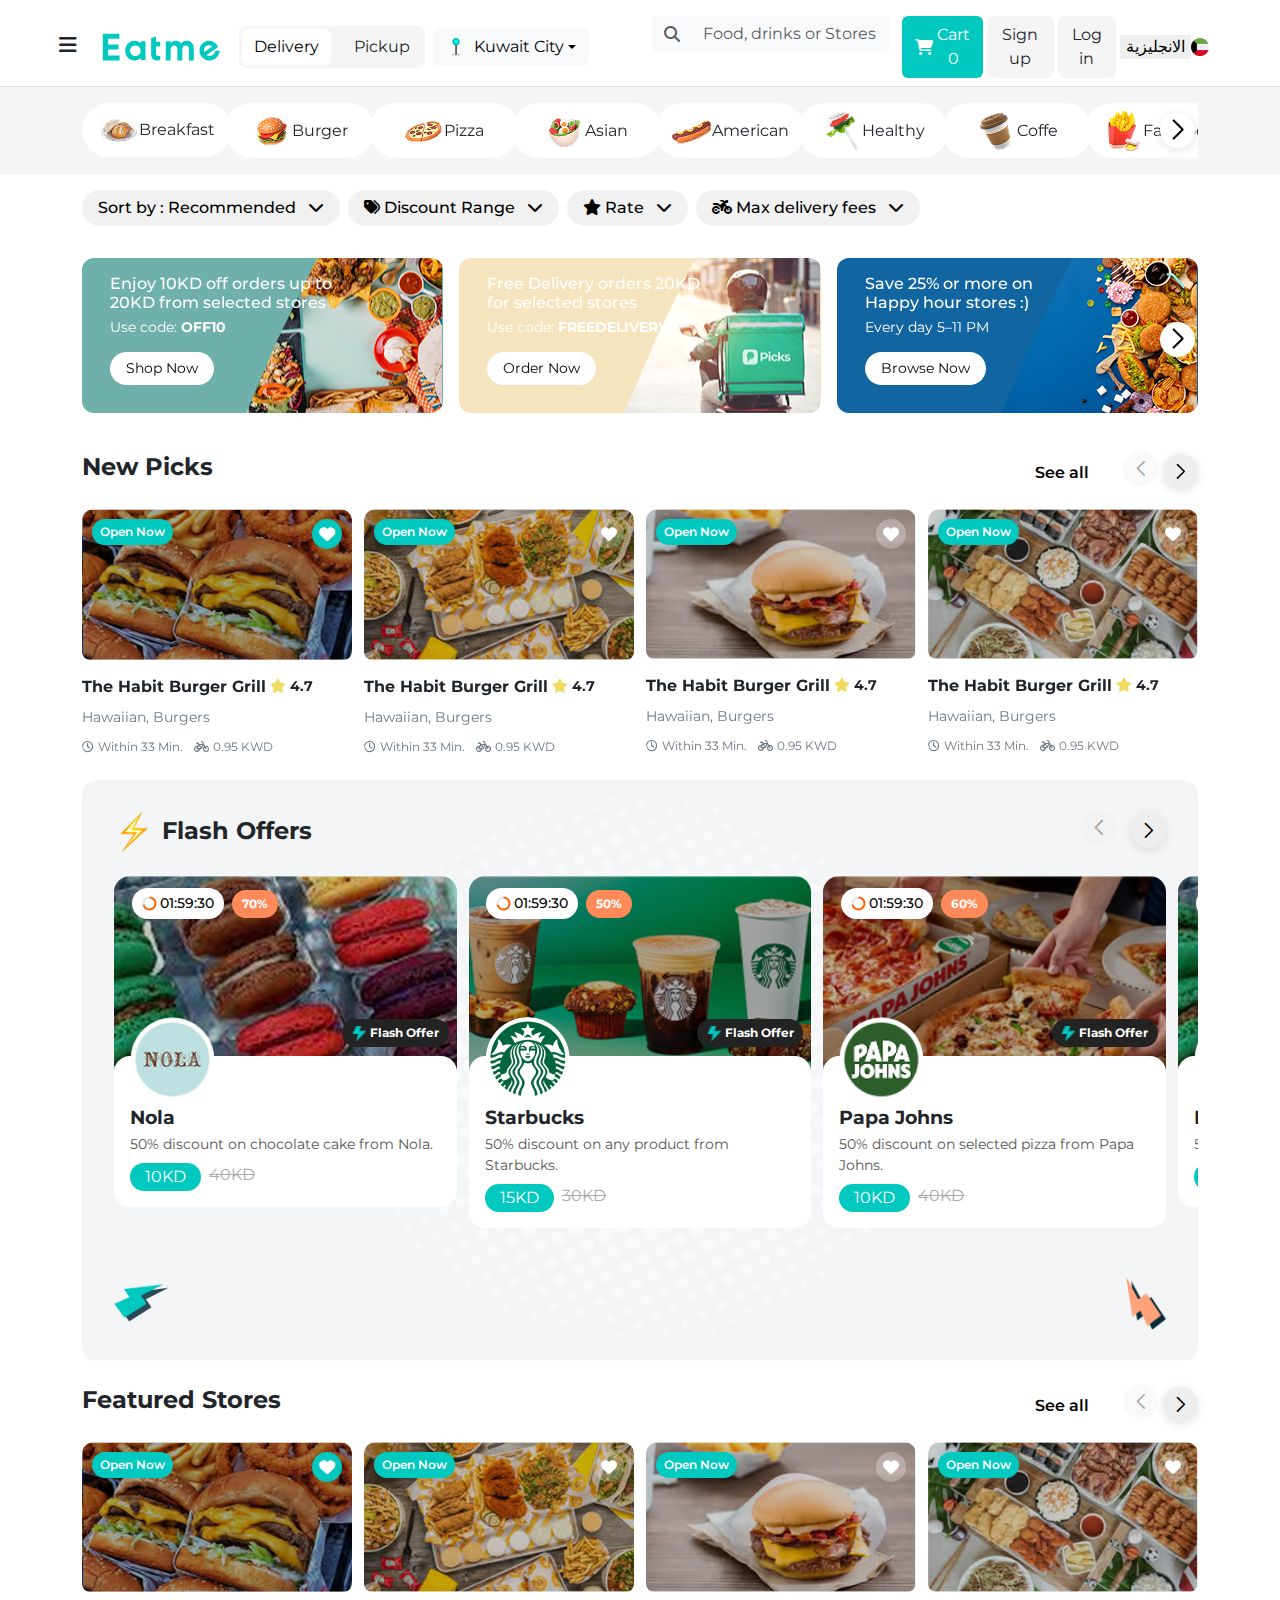
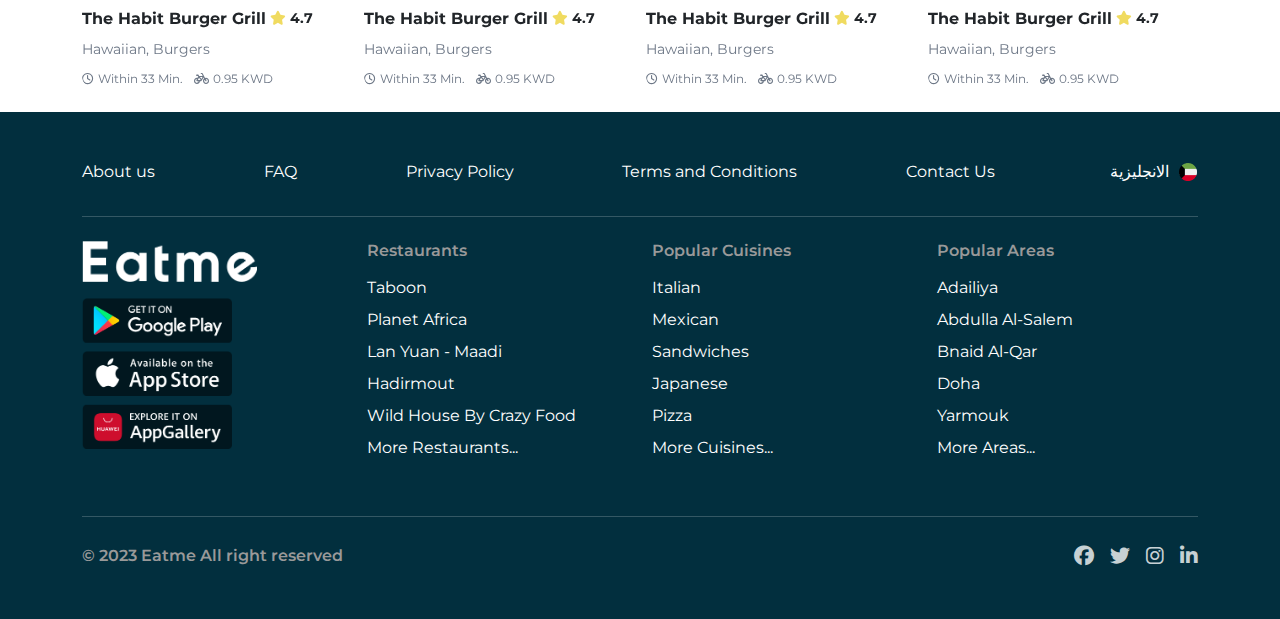
<file: index.html>
<!DOCTYPE html>
<html lang="en" dir="ltr">
  <head>
    <meta charset="utf-8" />
    <meta
      name="viewport"
      content="width=device-width, initial-scale=1, shrink-to-fit=no"
    />
    <meta name="theme-color" content="#4ABB82" />
    <meta name="description" content="" />
    <link rel="icon" type="image/x-icon" href="./assets/images/favicon.svg" />
    <link href="./assets/css/plugins/bootstrap.min.css" rel="stylesheet" />
    <link rel="stylesheet" href="./assets/css/plugins/all.min.css" />
    <link rel="stylesheet" href="./assets/css/plugins/swiper.css" />
    <link rel="preconnect" href="https://fonts.googleapis.com" />
    <link rel="preconnect" href="https://fonts.gstatic.com" crossorigin />
    <link
      href="https://fonts.googleapis.com/css2?family=Montserrat:ital,wght@0,100..900;1,100..900&display=swap"
      rel="stylesheet"
    />
    <link rel="stylesheet" href="assets/css/style.css?v=1" />
    <title>Eatme UI</title>
  </head>

  <body>
    <!-- Header -->
    <div class="header-container py-2 border-bottom">
      <header class="wrapper header-web">
        <div class="container">
          <div class="row align-items-center justify-content-between pt-2">
            <div class="row col-md-6 px-0">
              <!-- Left Section: Logo & Menu -->
              <div class="col-md-3 d-flex align-items-center gap-3 px-0">
                <button class="btn p-0 me-2 toggleSidebar">
                  <i class="fa-solid fa-bars fs-5"></i>
                </button>
                <img
                  src="./assets/images/logo.svg"
                  alt="Eatme Logo"
                  class="img-fluid w-100"
                />
              </div>

              <!-- Center Left: Delivery / Pickup / Location -->
              <div
                class="col-md-9 d-flex align-items-center gap-2 justify-content-center"
              >
                <div class="delivery-toggle d-flex">
                  <button
                    class="btn active me-2"
                    onclick="setDeliveryMode(this)"
                  >
                    Delivery
                  </button>
                  <button class="btn" onclick="setDeliveryMode(this)">
                    Pickup
                  </button>
                </div>
                <div class="dropdown">
                  <button
                    id="cityDropdownBtn"
                    class="btn btn-light dropdown-toggle d-flex align-items-center"
                    type="button"
                    data-bs-toggle="dropdown"
                    aria-expanded="false"
                  >
                    <img
                      src="./assets/images/loc.svg"
                      alt=""
                      width="20"
                      class="me-2"
                    />
                    <span id="selectedCity">Kuwait City</span>
                  </button>
                  <ul class="dropdown-menu">
                    <li>
                      <a
                        class="dropdown-item"
                        href="#"
                        onclick="selectCity('Kuwait City')"
                        >Kuwait City</a
                      >
                    </li>
                    <li>
                      <a
                        class="dropdown-item"
                        href="#"
                        onclick="selectCity('Hawally')"
                        >Hawally</a
                      >
                    </li>
                    <li>
                      <a
                        class="dropdown-item"
                        href="#"
                        onclick="selectCity('Salmiya')"
                        >Salmiya</a
                      >
                    </li>
                  </ul>
                </div>
              </div>
            </div>
            <div class="row col-md-6 px-0">
              <!-- Center Right: Search Input -->
              <div class="col-md-5 px-0">
                <div class="input-group bg-light rounded">
                  <span class="input-group-text bg-transparent border-0">
                    <i class="fa-solid fa-magnifying-glass text-muted"></i>
                  </span>
                  <input
                    type="text"
                    class="form-control border-0 bg-light"
                    placeholder="Food, drinks or Stores"
                  />
                </div>
              </div>

              <!-- Right Section: Cart / Auth / Language -->
              <div
                class="col-md-7 d-flex justify-content-end align-items-center gap-1"
              >
                <button class="btn btn-main cart d-flex align-items-center">
                  <i class="fa-solid fa-cart-shopping me-1"></i> Cart 0
                </button>
                <button class="btn btn-login">Sign up</button>
                <button class="btn btn-login">Log in</button>
                <div class="menu-box d-flex align-items-center">
                  <select
                    class="lang-item"
                    id="pageSelect"
                    onchange="navigatePage()"
                  >
                    <option value="index.html" selected>الانجليزية</option>
                    <option value="index-ar.html">العربية</option>
                  </select>
                  <img src="./assets/images/lang1.png" alt="" />
                </div>
              </div>
            </div>
          </div>
        </div>
      </header>

      <div class="header-mobile">
        <div class="container">
          <div class="d-flex align-items-center gap-3">
            <div class="logo">
              <a href="#">
                <img
                  src="./assets/images/smallLogo.svg"
                  alt=""
                  class="img-fluid"
                />
              </a>
            </div>
            <div class="input-group bg-light rounded">
              <span class="input-group-text bg-transparent border-0">
                <i class="fa-solid fa-magnifying-glass text-muted"></i>
              </span>
              <input
                type="text"
                class="form-control border-0 bg-light"
                placeholder="Food, drinks or Stores"
              />
            </div>
            <div class="icon-box d-flex align-items-center gap-3 px-2">
              <i class="fa-solid fa-cart-shopping"></i>
              <i class="fa-solid fa-bell"></i>
              <i class="fa-solid fa-bars toggleSidebar"></i>
            </div>
          </div>
          <div
            class="d-flex align-items-center pt-4 justify-content-between gap-3"
          >
            <div class="dropdown">
              <button
                id="cityDropdownBtn"
                class="btn btn-light dropdown-toggle d-flex align-items-center"
                type="button"
                data-bs-toggle="dropdown"
                aria-expanded="false"
              >
                <img
                  src="./assets/images/loc.svg"
                  alt=""
                  width="20"
                  class="me-2"
                />
                <span id="selectedCity">Kuwait City</span>
              </button>
              <ul class="dropdown-menu">
                <li>
                  <a
                    class="dropdown-item"
                    href="#"
                    onclick="selectCity('Kuwait City')"
                    >Kuwait City</a
                  >
                </li>
                <li>
                  <a
                    class="dropdown-item"
                    href="#"
                    onclick="selectCity('Hawally')"
                    >Hawally</a
                  >
                </li>
                <li>
                  <a
                    class="dropdown-item"
                    href="#"
                    onclick="selectCity('Salmiya')"
                    >Salmiya</a
                  >
                </li>
              </ul>
            </div>
            <div class="delivery-toggle d-flex">
              <button class="btn active me-2" onclick="setDeliveryMode(this)">
                Delivery
              </button>
              <button class="btn" onclick="setDeliveryMode(this)">
                Pickup
              </button>
            </div>
          </div>
        </div>
      </div>
    </div>

    <!-- Categories -->
    <section class="category py-md-3 py-1">
      <div class="container">
        <div class="swiper category-swiper">
          <div class="swiper-wrapper">
            <div class="swiper-slide">
              <button class="btn category-pill">
                <img src="./assets/images/category1.png" alt="" />
                <p>Breakfast</p>
              </button>
            </div>
            <div class="swiper-slide">
              <button class="btn category-pill">
                <img src="./assets/images/category2.png" alt="" />
                <p>Burger</p>
              </button>
            </div>
            <div class="swiper-slide">
              <button class="btn category-pill">
                <img src="./assets/images/category3.png" alt="" />
                <p>Pizza</p>
              </button>
            </div>
            <div class="swiper-slide">
              <button class="btn category-pill">
                <img src="./assets/images/category4.png" alt="" />
                <p>Asian</p>
              </button>
            </div>
            <div class="swiper-slide">
              <button class="btn category-pill">
                <img src="./assets/images/category5.png" alt="" />
                <p>American</p>
              </button>
            </div>
            <div class="swiper-slide">
              <button class="btn category-pill">
                <img src="./assets/images/category6.png" alt="" />
                <p>Healthy</p>
              </button>
            </div>
            <div class="swiper-slide">
              <button class="btn category-pill">
                <img src="./assets/images/category7.png" alt="" />
                <p>Coffe</p>
              </button>
            </div>
            <div class="swiper-slide">
              <button class="btn category-pill">
                <img src="./assets/images/category8.png" alt="" />
                <p>Fast food</p>
              </button>
            </div>

            <div class="swiper-slide">
              <button class="btn category-pill">
                <img src="./assets/images/category1.png" alt="" />
                <p>Breakfast</p>
              </button>
            </div>
            <div class="swiper-slide">
              <button class="btn category-pill">
                <img src="./assets/images/category2.png" alt="" />
                <p>Burger</p>
              </button>
            </div>
            <div class="swiper-slide">
              <button class="btn category-pill">
                <img src="./assets/images/category3.png" alt="" />
                <p>Pizza</p>
              </button>
            </div>
            <div class="swiper-slide">
              <button class="btn category-pill">
                <img src="./assets/images/category4.png" alt="" />
                <p>Asian</p>
              </button>
            </div>
            <div class="swiper-slide">
              <button class="btn category-pill">
                <img src="./assets/images/category5.png" alt="" />
                <p>American</p>
              </button>
            </div>
            <div class="swiper-slide">
              <button class="btn category-pill">
                <img src="./assets/images/category6.png" alt="" />
                <p>Healthy</p>
              </button>
            </div>
            <div class="swiper-slide">
              <button class="btn category-pill">
                <img src="./assets/images/category7.png" alt="" />
                <p>Coffe</p>
              </button>
            </div>
            <div class="swiper-slide">
              <button class="btn category-pill">
                <img src="./assets/images/category8.png" alt="" />
                <p>Fast food</p>
              </button>
            </div>
          </div>
          <div class="swiper-button-next"></div>
        </div>
      </div>
    </section>
    <section class="filter-bar-section">
      <div class="container">
        <div class="row">
          <div class="col-md-12">
            <div class="filter-bar d-flex gap-2 pt-3">
              <button class="btn filter-btn">
                Sort by : Recommended
                <i class="fas fa-chevron-down ms-2"></i>
              </button>
              <button class="btn filter-btn">
                <i class="fas fa-tags"></i> Discount Range
                <i class="fas fa-chevron-down ms-2"></i>
              </button>
              <button class="btn filter-btn">
                <i class="fas fa-star"></i> Rate
                <i class="fas fa-chevron-down ms-2"></i>
              </button>
              <button class="btn filter-btn active">
                <i class="fas fa-motorcycle"></i> Max delivery fees
                <i class="fas fa-chevron-down ms-2"></i>
              </button>
            </div>
          </div>
        </div>
      </div>
    </section>
    <div class="offers-section container">
      <div class="swiper offer-swiper">
        <div class="swiper-wrapper">
          <!-- Slide 1 -->
          <div class="swiper-slide offer-card card1">
            <div class="content">
              <h3>Enjoy 10KD off orders up to 20KD from selected stores</h3>
              <p>Use code: <strong>OFF10</strong></p>
              <button>Shop Now</button>
            </div>
          </div>
    
          <!-- Slide 2 -->
          <div class="swiper-slide offer-card card2">
            <div class="content">
              <h3>Free Delivery orders 20KD for selected stores</h3>
              <p>Use code: <strong>FREEDELIVERY</strong></p>
              <button>Order Now</button>
            </div>
          </div>
    
          <!-- Slide 3 -->
          <div class="swiper-slide offer-card card3">
            <div class="content">
              <h3>Save 25% or more on Happy hour stores :)</h3>
              <p>Every day 5–11 PM</p>
              <button>Browse Now</button>
            </div>
          </div>
             <!-- Slide 1 -->
             <div class="swiper-slide offer-card card1">
              <div class="content">
                <h3>Enjoy 10KD off orders up to 20KD from selected stores</h3>
                <p>Use code: <strong>OFF10</strong></p>
                <button>Shop Now</button>
              </div>
            </div>
      
            <!-- Slide 2 -->
            <div class="swiper-slide offer-card card2">
              <div class="content">
                <h3>Free Delivery orders 20KD for selected stores</h3>
                <p>Use code: <strong>FREEDELIVERY</strong></p>
                <button>Order Now</button>
              </div>
            </div>
      
            <!-- Slide 3 -->
            <div class="swiper-slide offer-card card3">
              <div class="content">
                <h3>Save 25% or more on Happy hour stores :)</h3>
                <p>Every day 5–11 PM</p>
                <button>Browse Now</button>
              </div>
            </div>
        </div>
        <div class="swiper-button-next"></div>
      </div>
    </div>
    
    
    <!-- New Picks -->
    <section class="featured-stores Picks py-4" id="Picks">
      <div class="container">
        <div
          class="d-flex justify-content-between align-center mb-3 flex-wrap gap-4"
        >
          <h2>New Picks</h2>
          <div class="see-all">
            <a href="#">See all</a>
            <div class="swiper-nav">
              <button
                class="swiper-button-prev Picks-swiper-button-prev"
              ></button>
              <button
                class="swiper-button-next Picks-swiper-button-next"
              ></button>
            </div>
          </div>
        </div>

        <!-- Swiper Container -->
        <div class="swiper Picks-swiper">
          <div class="swiper-wrapper">
            <!-- Slide 1 -->
            <div class="swiper-slide">
              <div class="store-card">
                <div class="store-img">
                  <img
                    src="./assets/images/pick1.png"
                    alt="L&L Hawaiian Barbecue"
                    class="img-fluid"
                  />
                  <span class="status open">Open Now</span>
                  <button class="favorite active">
                    <i class="fa-solid fa-heart"></i>
                  </button>
                </div>
                <div class="store-info">
                  <div class="d-flex align-items-center gap-1">
                    <h3 class="store-info-header">The Habit Burger Grill</h3>
                    <span class="rating"
                      ><i class="fa-solid fa-star"></i> 4.7</span
                    >
                  </div>
                  <p class="category-item">Hawaiian, Burgers</p>
                  <div class="details">
                    <span
                      ><i class="fa-regular fa-clock"></i> Within 33 Min.</span
                    >
                    <span><i class="fa-solid fa-bicycle"></i> 0.95 KWD</span>
                  </div>
                </div>
                <a href="#" class="card-link"></a>
              </div>
            </div>
            <div class="swiper-slide">
              <div class="store-card">
                <div class="store-img">
                  <img
                    src="./assets/images/store1.png"
                    alt="L&L Hawaiian Barbecue"
                    class="img-fluid"
                  />
                  <span class="status open">Open Now</span>
                  <button class="favorite">
                    <i class="fa-solid fa-heart"></i>
                  </button>
                </div>
                <div class="store-info">
                  <div class="d-flex align-items-center gap-1">
                    <h3 class="store-info-header">The Habit Burger Grill</h3>
                    <span class="rating"
                      ><i class="fa-solid fa-star"></i> 4.7</span
                    >
                  </div>
                  <p class="category-item">Hawaiian, Burgers</p>
                  <div class="details">
                    <span
                      ><i class="fa-regular fa-clock"></i> Within 33 Min.</span
                    >
                    <span><i class="fa-solid fa-bicycle"></i> 0.95 KWD</span>
                  </div>
                </div>
                <a href="#" class="card-link"></a>
              </div>
            </div>
            <div class="swiper-slide">
              <div class="store-card">
                <div class="store-img">
                  <img
                    src="./assets/images/store2.png"
                    alt="L&L Hawaiian Barbecue"
                    class="img-fluid"
                  />
                  <span class="status open">Open Now</span>
                  <button class="favorite">
                    <i class="fa-solid fa-heart"></i>
                  </button>
                </div>
                <div class="store-info">
                  <div class="d-flex align-items-center gap-1">
                    <h3 class="store-info-header">The Habit Burger Grill</h3>
                    <span class="rating"
                      ><i class="fa-solid fa-star"></i> 4.7</span
                    >
                  </div>
                  <p class="category-item">Hawaiian, Burgers</p>
                  <div class="details">
                    <span
                      ><i class="fa-regular fa-clock"></i> Within 33 Min.</span
                    >
                    <span><i class="fa-solid fa-bicycle"></i> 0.95 KWD</span>
                  </div>
                </div>
                <a href="#" class="card-link"></a>
              </div>
            </div>
            <div class="swiper-slide">
              <div class="store-card">
                <div class="store-img">
                  <img
                    src="./assets/images/store3.png"
                    alt="L&L Hawaiian Barbecue"
                    class="img-fluid"
                  />
                  <span class="status open">Open Now</span>
                  <button class="favorite">
                    <i class="fa-solid fa-heart"></i>
                  </button>
                </div>
                <div class="store-info">
                  <div class="d-flex align-items-center gap-1">
                    <h3 class="store-info-header">The Habit Burger Grill</h3>
                    <span class="rating"
                      ><i class="fa-solid fa-star"></i> 4.7</span
                    >
                  </div>
                  <p class="category-item">Hawaiian, Burgers</p>
                  <div class="details">
                    <span
                      ><i class="fa-regular fa-clock"></i> Within 33 Min.</span
                    >
                    <span><i class="fa-solid fa-bicycle"></i> 0.95 KWD</span>
                  </div>
                </div>
                <a href="#" class="card-link"></a>
              </div>
            </div>
            <div class="swiper-slide">
              <div class="store-card">
                <div class="store-img">
                  <img
                    src="./assets/images/store4.png"
                    alt="L&L Hawaiian Barbecue"
                    class="img-fluid"
                  />
                  <span class="status open">Open Now</span>
                  <button class="favorite">
                    <i class="fa-solid fa-heart"></i>
                  </button>
                </div>
                <div class="store-info">
                  <div class="d-flex align-items-center gap-1">
                    <h3 class="store-info-header">The Habit Burger Grill</h3>
                    <span class="rating"
                      ><i class="fa-solid fa-star"></i> 4.7</span
                    >
                  </div>
                  <p class="category-item">Hawaiian, Burgers</p>
                  <div class="details">
                    <span
                      ><i class="fa-regular fa-clock"></i> Within 33 Min.</span
                    >
                    <span><i class="fa-solid fa-bicycle"></i> 0.95 KWD</span>
                  </div>
                </div>
                <a href="#" class="card-link"></a>
              </div>
            </div>
            sd
          </div>
        </div>
      </div>
    </section>

    <!-- flash-offers -->
    <section class="flash-offers-section">
      <div class="container">
        <div class="row">
          <div class="col-md-12">
            <div class="swiper flash-swiper flash-offers">
              <div
                class="d-flex justify-content-between flash-title-section align-items-center flex-wrap gap-3"
              >
                <h2 class="flash-title">
                  <img
                    src="./assets/images/flashicon1.png"
                    alt="Flash Icon"
                    width="40"
                  />
                  Flash Offers
                </h2>
                <div class="swiper-nav">
                  <button
                    class="swiper-button-prev flash-swiper-button-prev"
                  ></button>
                  <button
                    class="swiper-button-next flash-swiper-button-next"
                  ></button>
                </div>
              </div>

              <div class="swiper-wrapper mb-md-5">
                <!-- Each offer card -->
                <div class="swiper-slide offer-card">
                  <div class="image-container">
                    <img src="./assets/images/flash.png" alt="Nola Offer" />
                    <div class="timer-discount">
                      <span class="timer">
                        <svg width="15" height="15">
                          <circle class="bg" cx="7.5" cy="7.5" r="6" />
                          <circle class="progress" cx="7.5" cy="7.5" r="6" />
                        </svg>
                        <span> 01:59:30 </span>
                      </span>
                      <span class="discount">70%</span>
                    </div>

                    <span class="flash-badge">
                      <img src="./assets/images/flashscreen.png" />
                      Flash Offer</span
                    >
                    <button class="favorite"></button>
                  </div>
                  <div class="offer-content">
                    <img
                      src="./assets/images/nola.png"
                      alt="Nola Logo"
                      class="brand-logo"
                    />
                    <h3>Nola</h3>
                    <p>50% discount on chocolate cake from Nola.</p>
                    <div class="price">
                      <span class="new">10KD</span>
                      <span class="old">40KD</span>
                    </div>
                  </div>
                </div>
                <div class="swiper-slide offer-card">
                  <div class="image-container">
                    <img
                      src="./assets/images/flash2.png"
                      alt="Starbucks Offer"
                    />
                    <div class="timer-discount">
                      <span class="timer">
                        <svg width="15" height="15">
                          <circle class="bg" cx="7.5" cy="7.5" r="6" />
                          <circle class="progress" cx="7.5" cy="7.5" r="6" />
                        </svg>
                        <span> 01:59:30 </span>
                      </span>
                      <span class="discount">50%</span>
                    </div>
                    <span class="flash-badge">
                      <img src="./assets/images/flashscreen.png" />
                      Flash Offer</span
                    >
                    <button class="favorite"></button>
                  </div>
                  <div class="offer-content">
                    <img
                      src="./assets/images/nola1.png"
                      alt="Starbucks Logo"
                      class="brand-logo"
                    />
                    <h3>Starbucks</h3>
                    <p>50% discount on any product from Starbucks.</p>
                    <div class="price">
                      <span class="new">15KD</span>
                      <span class="old">30KD</span>
                    </div>
                  </div>
                </div>
                <div class="swiper-slide offer-card">
                  <div class="image-container">
                    <img
                      src="./assets/images/flash3.png"
                      alt="Papa Johns Offer"
                    />
                    <div class="timer-discount">
                      <span class="timer">
                        <svg width="15" height="15">
                          <circle class="bg" cx="7.5" cy="7.5" r="6" />
                          <circle class="progress" cx="7.5" cy="7.5" r="6" />
                        </svg>
                        <span> 01:59:30 </span>
                      </span>
                      <span class="discount">60%</span>
                    </div>
                    <span class="flash-badge">
                      <img src="./assets/images/flashscreen.png" />
                      Flash Offer</span
                    >
                    <button class="favorite"></button>
                  </div>
                  <div class="offer-content">
                    <img
                      src="./assets/images/nola2.png"
                      alt="Papa Johns Logo"
                      class="brand-logo"
                    />
                    <h3>Papa Johns</h3>
                    <p>50% discount on selected pizza from Papa Johns.</p>
                    <div class="price">
                      <span class="new">10KD</span>
                      <span class="old">40KD</span>
                    </div>
                  </div>
                </div>
                <div class="swiper-slide offer-card">
                  <div class="image-container">
                    <img src="./assets/images/flash.png" alt="Nola Offer" />
                    <div class="timer-discount">
                      <span class="timer">
                        <svg width="15" height="15">
                          <circle class="bg" cx="7.5" cy="7.5" r="6" />
                          <circle class="progress" cx="7.5" cy="7.5" r="6" />
                        </svg>
                        <span> 01:59:30 </span>
                      </span>
                      <span class="discount">70%</span>
                    </div>

                    <span class="flash-badge">
                      <img src="./assets/images/flashscreen.png" />
                      Flash Offer</span
                    >
                    <button class="favorite"></button>
                  </div>
                  <div class="offer-content">
                    <img
                      src="./assets/images/nola.png"
                      alt="Nola Logo"
                      class="brand-logo"
                    />
                    <h3>Nola</h3>
                    <p>50% discount on chocolate cake from Nola.</p>
                    <div class="price">
                      <span class="new">10KD</span>
                      <span class="old">40KD</span>
                    </div>
                  </div>
                </div>
                <div class="swiper-slide offer-card">
                  <div class="image-container">
                    <img
                      src="./assets/images/flash2.png"
                      alt="Starbucks Offer"
                    />
                    <div class="timer-discount">
                      <span class="timer">
                        <svg width="15" height="15">
                          <circle class="bg" cx="7.5" cy="7.5" r="6" />
                          <circle class="progress" cx="7.5" cy="7.5" r="6" />
                        </svg>
                        <span> 01:59:30 </span>
                      </span>
                      <span class="discount">50%</span>
                    </div>
                    <span class="flash-badge">
                      <img src="./assets/images/flashscreen.png" />
                      Flash Offer</span
                    >
                    <button class="favorite"></button>
                  </div>
                  <div class="offer-content">
                    <img
                      src="./assets/images/nola1.png"
                      alt="Starbucks Logo"
                      class="brand-logo"
                    />
                    <h3>Starbucks</h3>
                    <p>50% discount on any product from Starbucks.</p>
                    <div class="price">
                      <span class="new">15KD</span>
                      <span class="old">30KD</span>
                    </div>
                  </div>
                </div>
                <div class="swiper-slide offer-card">
                  <div class="image-container">
                    <img
                      src="./assets/images/flash3.png"
                      alt="Papa Johns Offer"
                    />
                    <div class="timer-discount">
                      <span class="timer">
                        <svg width="15" height="15">
                          <circle class="bg" cx="7.5" cy="7.5" r="6" />
                          <circle class="progress" cx="7.5" cy="7.5" r="6" />
                        </svg>
                        <span> 01:59:30 </span>
                      </span>
                      <span class="discount">60%</span>
                    </div>
                    <span class="flash-badge">
                      <img src="./assets/images/flashscreen.png" />
                      Flash Offer</span
                    >
                    <button class="favorite"></button>
                  </div>
                  <div class="offer-content">
                    <img
                      src="./assets/images/nola2.png"
                      alt="Papa Johns Logo"
                      class="brand-logo"
                    />
                    <h3>Papa Johns</h3>
                    <p>50% discount on selected pizza from Papa Johns.</p>
                    <div class="price">
                      <span class="new">10KD</span>
                      <span class="old">40KD</span>
                    </div>
                  </div>
                </div>
              </div>
              <div class="d-flex justify-content-between align-items-center">
                <img
                  src="./assets/images/flashicon2.png"
                  alt="flashicon2"
                  width="55"
                />
                <img
                  src="./assets/images/flashicon3.png"
                  alt="flashicon2"
                  width="40"
                />
              </div>
            </div>
          </div>
        </div>
      </div>
    </section>
    <!-- featured-stores -->
    <section class="featured-stores py-4">
      <div class="container">
        <div
          class="d-flex justify-content-between align-center mb-3 flex-wrap gap-4"
        >
          <h2>Featured Stores</h2>
          <div class="see-all">
            <a href="#">See all</a>
            <div class="swiper-nav">
              <button
                class="swiper-button-prev featured-swiper-button-prev"
              ></button>
              <button
                class="swiper-button-next featured-swiper-button-next"
              ></button>
            </div>
          </div>
        </div>

        <!-- Swiper Container -->
        <div class="swiper featured-swiper">
          <div class="swiper-wrapper">
            <!-- Slide 1 -->
            <div class="swiper-slide">
              <div class="store-card">
                <div class="store-img">
                  <img
                    src="./assets/images/pick1.png"
                    alt="L&L Hawaiian Barbecue"
                    class="img-fluid"
                  />
                  <span class="status open">Open Now</span>
                  <button class="favorite active">
                    <i class="fa-solid fa-heart"></i>
                  </button>
                </div>
                <div class="store-info">
                  <div class="d-flex align-items-center gap-1">
                    <h3 class="store-info-header">The Habit Burger Grill</h3>
                    <span class="rating"
                      ><i class="fa-solid fa-star"></i> 4.7</span
                    >
                  </div>
                  <p class="category-item">Hawaiian, Burgers</p>
                  <div class="details">
                    <span
                      ><i class="fa-regular fa-clock"></i> Within 33 Min.</span
                    >
                    <span><i class="fa-solid fa-bicycle"></i> 0.95 KWD</span>
                  </div>
                </div>
                <a href="#" class="card-link"></a>
              </div>
            </div>
            <div class="swiper-slide">
              <div class="store-card">
                <div class="store-img">
                  <img
                    src="./assets/images/store1.png"
                    alt="L&L Hawaiian Barbecue"
                    class="img-fluid"
                  />
                  <span class="status open">Open Now</span>
                  <button class="favorite">
                    <i class="fa-solid fa-heart"></i>
                  </button>
                </div>
                <div class="store-info">
                  <div class="d-flex align-items-center gap-1">
                    <h3 class="store-info-header">The Habit Burger Grill</h3>
                    <span class="rating"
                      ><i class="fa-solid fa-star"></i> 4.7</span
                    >
                  </div>
                  <p class="category-item">Hawaiian, Burgers</p>
                  <div class="details">
                    <span
                      ><i class="fa-regular fa-clock"></i> Within 33 Min.</span
                    >
                    <span><i class="fa-solid fa-bicycle"></i> 0.95 KWD</span>
                  </div>
                </div>
                <a href="#" class="card-link"></a>
              </div>
            </div>
            <div class="swiper-slide">
              <div class="store-card">
                <div class="store-img">
                  <img
                    src="./assets/images/store2.png"
                    alt="L&L Hawaiian Barbecue"
                    class="img-fluid"
                  />
                  <span class="status open">Open Now</span>
                  <button class="favorite">
                    <i class="fa-solid fa-heart"></i>
                  </button>
                </div>
                <div class="store-info">
                  <div class="d-flex align-items-center gap-1">
                    <h3 class="store-info-header">The Habit Burger Grill</h3>
                    <span class="rating"
                      ><i class="fa-solid fa-star"></i> 4.7</span
                    >
                  </div>
                  <p class="category-item">Hawaiian, Burgers</p>
                  <div class="details">
                    <span
                      ><i class="fa-regular fa-clock"></i> Within 33 Min.</span
                    >
                    <span><i class="fa-solid fa-bicycle"></i> 0.95 KWD</span>
                  </div>
                </div>
                <a href="#" class="card-link"></a>
              </div>
            </div>
            <div class="swiper-slide">
              <div class="store-card">
                <div class="store-img">
                  <img
                    src="./assets/images/store3.png"
                    alt="L&L Hawaiian Barbecue"
                    class="img-fluid"
                  />
                  <span class="status open">Open Now</span>
                  <button class="favorite">
                    <i class="fa-solid fa-heart"></i>
                  </button>
                </div>
                <div class="store-info">
                  <div class="d-flex align-items-center gap-1">
                    <h3 class="store-info-header">The Habit Burger Grill</h3>
                    <span class="rating"
                      ><i class="fa-solid fa-star"></i> 4.7</span
                    >
                  </div>
                  <p class="category-item">Hawaiian, Burgers</p>
                  <div class="details">
                    <span
                      ><i class="fa-regular fa-clock"></i> Within 33 Min.</span
                    >
                    <span><i class="fa-solid fa-bicycle"></i> 0.95 KWD</span>
                  </div>
                </div>
                <a href="#" class="card-link"></a>
              </div>
            </div>
            <div class="swiper-slide">
              <div class="store-card">
                <div class="store-img">
                  <img
                    src="./assets/images/store4.png"
                    alt="L&L Hawaiian Barbecue"
                    class="img-fluid"
                  />
                  <span class="status open">Open Now</span>
                  <button class="favorite">
                    <i class="fa-solid fa-heart"></i>
                  </button>
                </div>
                <div class="store-info">
                  <div class="d-flex align-items-center gap-1">
                    <h3 class="store-info-header">The Habit Burger Grill</h3>
                    <span class="rating"
                      ><i class="fa-solid fa-star"></i> 4.7</span
                    >
                  </div>
                  <p class="category-item">Hawaiian, Burgers</p>
                  <div class="details">
                    <span
                      ><i class="fa-regular fa-clock"></i> Within 33 Min.</span
                    >
                    <span><i class="fa-solid fa-bicycle"></i> 0.95 KWD</span>
                  </div>
                </div>
                <a href="#" class="card-link"></a>
              </div>
            </div>
            sd
          </div>
        </div>
      </div>
    </section>

    <!-- footer -->
    <footer class="footer py-5 text-white">
      <div class="container">
        <div class="footer-top border-bottom pb-4 mb-4">
          <ul class="nav d-flex justify-content-between flex-wrap gap-4">
            <li><a href="#" class="footer-link">About us</a></li>
            <li><a href="#" class="footer-link">FAQ</a></li>
            <li><a href="#" class="footer-link">Privacy Policy</a></li>
            <li><a href="#" class="footer-link">Terms and Conditions</a></li>
            <li><a href="#" class="footer-link">Contact Us</a></li>
            <li>
              <div class="menu-box d-flex align-items-center gap-1">
                <select
                  class="lang-item"
                  id="pageSelect"
                  onchange="navigatePage()"
                >
                  <option value="index.html" selected>الانجليزية</option>
                  <option value="index-ar.html">العربية</option>
                </select>
                <img src="./assets/images/lang1.png" alt="" />
              </div>
            </li>
          </ul>
        </div>

        <div class="row">
          <div class="col-lg-3 col-md-6 col-12 mb-4">
            <img
              src="./assets/images/logofooter.png"
              alt="logofooter"
              width="175"
            />
            <div class="d-flex flex-column gap-2 mt-3">
              <img
                src="./assets/images/playstore.png"
                alt="Google Play"
                width="150"
              />
              <img
                src="./assets/images/appstore.png"
                alt="App Store"
                width="150"
              />
              <img
                src="./assets/images/huaweistore1.png"
                alt="AppGallery"
                width="150"
              />
            </div>
          </div>

          <div class="col-lg-3 col-md-6 col-12 mb-4">
            <h6 class="text-muted">Restaurants</h6>
            <ul class="list-unstyled">
              <li>
                <a href=""> Taboon </a>
              </li>
              <li>
                <a href=""> Planet Africa </a>
              </li>
              <li>
                <a href=""> Lan Yuan - Maadi </a>
              </li>
              <li>
                <a href=""> Hadirmout </a>
              </li>
              <li>
                <a href=""> Wild House By Crazy Food </a>
              </li>
              <li>
                <a href="#" class="footer-link">More Restaurants...</a>
              </li>
            </ul>
          </div>

          <div class="col-lg-3 col-md-6 col-12 mb-4">
            <h6 class="text-muted">Popular Cuisines</h6>
            <ul class="list-unstyled">
              <li>
                <a href=""> Italian </a>
              </li>
              <li>
                <a href=""> Mexican </a>
              </li>
              <li>
                <a href=""> Sandwiches </a>
              </li>
              <li>
                <a href=""> Japanese </a>
              </li>
              <li>
                <a href=""> Pizza </a>
              </li>
              <li>
                <a href="#" class="footer-link">More Cuisines...</a>
              </li>
            </ul>
          </div>

          <div class="col-lg-3 col-md-6 col-12 mb-4">
            <h6 class="text-muted">Popular Areas</h6>
            <ul class="list-unstyled">
              <li>
                <a href=""> Adailiya </a>
              </li>
              <li>
                <a href=""> Abdulla Al-Salem </a>
              </li>
              <li>
                <a href=""> Bnaid Al-Qar </a>
              </li>
              <li>
                <a href=""> Doha </a>
              </li>
              <li>
                <a href=""> Yarmouk </a>
              </li>
              <li>
                <a href="#" class="footer-link">More Areas...</a>
              </li>
            </ul>
          </div>
        </div>

        <div
          class="d-flex justify-content-between align-items-center border-top pt-4 mt-4 flex-wrap"
        >
          <p class="mb-0 text-muted socile-links">
            © 2023 Eatme All right reserved
          </p>
          <div class="d-flex gap-3">
            <a href="#" class="socile-links fs-5 mb-0"
              ><i class="fa-brands fa-facebook"></i
            ></a>
            <a href="#" class="socile-links fs-5 mb-0"
              ><i class="fab fa-twitter"></i
            ></a>
            <a href="#" class="socile-links fs-5 mb-0"
              ><i class="fab fa-instagram"></i
            ></a>
            <a href="#" class="socile-links fs-5 mb-0"
              ><i class="fab fa-linkedin-in"></i
            ></a>
          </div>
        </div>
      </div>
    </footer>
    <!-- sidebar.html -->
    <div class="sidebar p-3" id="sidebar">
      <div class="user-info align-items-center gap-2 d-flex mb-4">
        <div class="avatar mb-2">
          <img
            src="./assets/images/avatar.svg"
            class="rounded-circle"
            alt="User Avatar"
          />
        </div>
        <div>
          <p class="mb-0 text-muted">Welcome !</p>
          <h6 class="fw-bold mb-0">Mohaned Tarek</h6>
        </div>
      </div>

      <ul class="nav slide-nav flex-column mb-4">
        <li class="nav-item mb-2">
          <a href="#" class="gap-2 px-0 nav-link d-flex align-items-center">
            <svg
              width="17"
              height="20"
              viewBox="0 0 17 20"
              fill="none"
              xmlns="http://www.w3.org/2000/svg"
            >
              <path
                d="M5.50879 5.11328H11.5088M5.50879 9.11328H11.5088M9.50879 13.1133H11.5088M1.50879 19.1133V3.11328C1.50879 2.58285 1.7195 2.07414 2.09458 1.69907C2.46965 1.32399 2.97836 1.11328 3.50879 1.11328H13.5088C14.0392 1.11328 14.5479 1.32399 14.923 1.69907C15.2981 2.07414 15.5088 2.58285 15.5088 3.11328V19.1133L12.5088 17.1133L10.5088 19.1133L8.50879 17.1133L6.50879 19.1133L4.50879 17.1133L1.50879 19.1133Z"
                stroke="#02AFA7"
                stroke-width="1.5"
                stroke-linecap="round"
                stroke-linejoin="round"
              />
            </svg>
            Orders
          </a>
        </li>
        <li class="nav-item mb-2">
          <a href="#" class="gap-2 px-0 nav-link d-flex align-items-center">
            <svg
              width="21"
              height="18"
              viewBox="0 0 21 18"
              fill="none"
              xmlns="http://www.w3.org/2000/svg"
            >
              <path
                d="M18.0086 9.68534L10.5086 17.1133L3.0086 9.68534C2.51391 9.20395 2.12424 8.62535 1.86415 7.98597C1.60406 7.34659 1.47916 6.66029 1.49734 5.97027C1.51552 5.28025 1.67636 4.60147 1.96976 3.97667C2.26315 3.35187 2.68274 2.79459 3.20209 2.33992C3.72144 1.88524 4.32931 1.54302 4.98741 1.33482C5.64552 1.12661 6.33961 1.05692 7.02597 1.13014C7.71233 1.20335 8.3761 1.41789 8.97548 1.76024C9.57485 2.10259 10.0969 2.56534 10.5086 3.11934C10.9221 2.56936 11.4447 2.11066 12.0437 1.77194C12.6427 1.43322 13.3051 1.22179 13.9895 1.15086C14.674 1.07993 15.3657 1.15103 16.0214 1.35973C16.6771 1.56842 17.2826 1.91021 17.8002 2.3637C18.3177 2.81719 18.736 3.37262 19.029 3.99523C19.322 4.61784 19.4833 5.29422 19.5029 5.98204C19.5225 6.66987 19.3999 7.35433 19.1427 7.99259C18.8856 8.63084 18.4995 9.20916 18.0086 9.69134"
                stroke="#02AFA7"
                stroke-width="1.5"
                stroke-linecap="round"
                stroke-linejoin="round"
              />
            </svg>
            Favorites
          </a>
        </li>
        <li class="nav-item mb-2">
          <a href="#" class="gap-2 px-0 nav-link d-flex align-items-center">
            <svg
              width="19"
              height="21"
              viewBox="0 0 19 21"
              fill="none"
              xmlns="http://www.w3.org/2000/svg"
            >
              <path
                d="M15.1658 14.7702L10.9228 19.0132C10.5478 19.3879 10.0394 19.5983 9.50929 19.5983C8.97921 19.5983 8.47081 19.3879 8.09579 19.0132L3.85179 14.7702C2.73301 13.6514 1.97113 12.2259 1.66248 10.6741C1.35383 9.12226 1.51228 7.51375 2.1178 6.05196C2.72331 4.59018 3.74869 3.34077 5.06427 2.46174C6.37986 1.58271 7.92656 1.11353 9.50879 1.11353C11.091 1.11353 12.6377 1.58271 13.9533 2.46174C15.2689 3.34077 16.2943 4.59018 16.8998 6.05196C17.5053 7.51375 17.6638 9.12226 17.3551 10.6741C17.0465 12.2259 16.2846 13.6514 15.1658 14.7702Z"
                stroke="#02AFA7"
                stroke-width="1.5"
                stroke-linecap="round"
                stroke-linejoin="round"
              />
            </svg>
            Saved Address
          </a>
        </li>
        <li class="nav-item mb-2">
          <a href="#" class="gap-2 px-0 nav-link d-flex align-items-center">
            <svg
              width="25"
              height="25"
              viewBox="0 0 25 25"
              fill="none"
              xmlns="http://www.w3.org/2000/svg"
            >
              <g clip-path="url(#clip0_1_6424)">
                <path
                  d="M15.5088 5.11328V7.11328"
                  stroke="#02AFA7"
                  stroke-width="1.5"
                  stroke-linecap="round"
                  stroke-linejoin="round"
                />
                <path
                  d="M15.5088 11.1133V13.1133"
                  stroke="#02AFA7"
                  stroke-width="1.5"
                  stroke-linecap="round"
                  stroke-linejoin="round"
                />
                <path
                  d="M15.5088 17.1133V19.1133"
                  stroke="#02AFA7"
                  stroke-width="1.5"
                  stroke-linecap="round"
                  stroke-linejoin="round"
                />
                <path
                  d="M5.50879 5.11328H19.5088C20.0392 5.11328 20.5479 5.32399 20.923 5.69907C21.2981 6.07414 21.5088 6.58285 21.5088 7.11328V10.1133C20.9784 10.1133 20.4696 10.324 20.0946 10.6991C19.7195 11.0741 19.5088 11.5828 19.5088 12.1133C19.5088 12.6437 19.7195 13.1524 20.0946 13.5275C20.4696 13.9026 20.9784 14.1133 21.5088 14.1133V17.1133C21.5088 17.6437 21.2981 18.1524 20.923 18.5275C20.5479 18.9026 20.0392 19.1133 19.5088 19.1133H5.50879C4.97836 19.1133 4.46965 18.9026 4.09458 18.5275C3.7195 18.1524 3.50879 17.6437 3.50879 17.1133V14.1133C4.03922 14.1133 4.54793 13.9026 4.923 13.5275C5.29808 13.1524 5.50879 12.6437 5.50879 12.1133C5.50879 11.5828 5.29808 11.0741 4.923 10.6991C4.54793 10.324 4.03922 10.1133 3.50879 10.1133V7.11328C3.50879 6.58285 3.7195 6.07414 4.09458 5.69907C4.46965 5.32399 4.97836 5.11328 5.50879 5.11328Z"
                  stroke="#02AFA7"
                  stroke-width="1.5"
                  stroke-linecap="round"
                  stroke-linejoin="round"
                />
              </g>
              <defs>
                <clipPath id="clip0_1_6424">
                  <rect
                    width="24"
                    height="24"
                    fill="white"
                    transform="translate(0.508789 0.113281)"
                  />
                </clipPath>
              </defs>
            </svg>
            Promotions
          </a>
        </li>
        <li class="nav-item mb-2">
          <a href="#" class="gap-2 px-0 nav-link d-flex align-items-center">
            <svg
              width="25"
              height="25"
              viewBox="0 0 25 25"
              fill="none"
              xmlns="http://www.w3.org/2000/svg"
            >
              <g clip-path="url(#clip0_1_6424)">
                <path
                  d="M15.5088 5.11328V7.11328"
                  stroke="#02AFA7"
                  stroke-width="1.5"
                  stroke-linecap="round"
                  stroke-linejoin="round"
                />
                <path
                  d="M15.5088 11.1133V13.1133"
                  stroke="#02AFA7"
                  stroke-width="1.5"
                  stroke-linecap="round"
                  stroke-linejoin="round"
                />
                <path
                  d="M15.5088 17.1133V19.1133"
                  stroke="#02AFA7"
                  stroke-width="1.5"
                  stroke-linecap="round"
                  stroke-linejoin="round"
                />
                <path
                  d="M5.50879 5.11328H19.5088C20.0392 5.11328 20.5479 5.32399 20.923 5.69907C21.2981 6.07414 21.5088 6.58285 21.5088 7.11328V10.1133C20.9784 10.1133 20.4696 10.324 20.0946 10.6991C19.7195 11.0741 19.5088 11.5828 19.5088 12.1133C19.5088 12.6437 19.7195 13.1524 20.0946 13.5275C20.4696 13.9026 20.9784 14.1133 21.5088 14.1133V17.1133C21.5088 17.6437 21.2981 18.1524 20.923 18.5275C20.5479 18.9026 20.0392 19.1133 19.5088 19.1133H5.50879C4.97836 19.1133 4.46965 18.9026 4.09458 18.5275C3.7195 18.1524 3.50879 17.6437 3.50879 17.1133V14.1133C4.03922 14.1133 4.54793 13.9026 4.923 13.5275C5.29808 13.1524 5.50879 12.6437 5.50879 12.1133C5.50879 11.5828 5.29808 11.0741 4.923 10.6991C4.54793 10.324 4.03922 10.1133 3.50879 10.1133V7.11328C3.50879 6.58285 3.7195 6.07414 4.09458 5.69907C4.46965 5.32399 4.97836 5.11328 5.50879 5.11328Z"
                  stroke="#02AFA7"
                  stroke-width="1.5"
                  stroke-linecap="round"
                  stroke-linejoin="round"
                />
              </g>
              <defs>
                <clipPath id="clip0_1_6424">
                  <rect
                    width="24"
                    height="24"
                    fill="white"
                    transform="translate(0.508789 0.113281)"
                  />
                </clipPath>
              </defs>
            </svg>
            Account Settings
          </a>
        </li>
        <li class="nav-item">
          <a href="#" class="gap-2 px-0 nav-link d-flex align-items-center">
            <svg
              width="25"
              height="25"
              viewBox="0 0 25 25"
              fill="none"
              xmlns="http://www.w3.org/2000/svg"
            >
              <path
                d="M12.5088 3.11328V12.1133"
                stroke="#02AFA7"
                stroke-width="1.8"
                stroke-linecap="round"
                stroke-linejoin="round"
              />
              <path
                d="M18.1688 7.45325C19.2867 8.57242 20.0478 9.9979 20.3557 11.5495C20.6637 13.1011 20.5047 14.7092 19.899 16.1705C19.2932 17.6318 18.2678 18.8807 16.9524 19.7593C15.637 20.638 14.0907 21.107 12.5088 21.107C10.9269 21.107 9.38056 20.638 8.06516 19.7593C6.74976 18.8807 5.72437 17.6318 5.11861 16.1705C4.51285 14.7092 4.3539 13.1011 4.66186 11.5495C4.96982 9.9979 5.73086 8.57242 6.84879 7.45325"
                stroke="#02AFA7"
                stroke-width="1.8"
                stroke-linecap="round"
                stroke-linejoin="round"
              />
            </svg>
            Sign Out
          </a>
        </li>
      </ul>

      <div class="about-us mb-3">
        <a href=""> <p class="mb-1 about-us-item">About Us</p> </a>
        <a href=""> <p class="mb-2 about-us-item">Add your restaurant</p> </a>
      </div>

      <div class="app-section">
        <div
          class="d-flex align-items-center justify-content-center gap-2 mb-2 dilavary-item"
        >
          <img src="./assets/images/dilavary.svg" alt="" class="img-fluid" />
          <span class="text">Discover the new Eatme app</span>
        </div>
        <div class="d-flex flex-column align-items-start gap-2 images-list">
          <a href="#">
            <img
              src="./assets/images/logo_huaweistore1.png"
              class="img-fluid"
              alt="Google Play"
            />
          </a>
          <a href="#">
            <img
              src="./assets/images/logo_appstore.png"
              class="img-fluid"
              alt="App Store"
            />
          </a>
          <a href="#">
            <img
              src="./assets/images/logo_playstore.png"
              class="img-fluid"
              alt="App Gallery"
            />
          </a>
        </div>
      </div>
    </div>
    <div class="overlay" id="overlay"></div>
    <script src="./assets/js/plugins/bootstrap.min.js"></script>
    <script src="https://cdn.jsdelivr.net/npm/@popperjs/core@2.11.8/dist/umd/popper.min.js"></script>
    <script src="./assets/js/plugins/swiper.js"></script>
    <script src="assets/js/script.js"></script>
  </body>
</html>
</file>
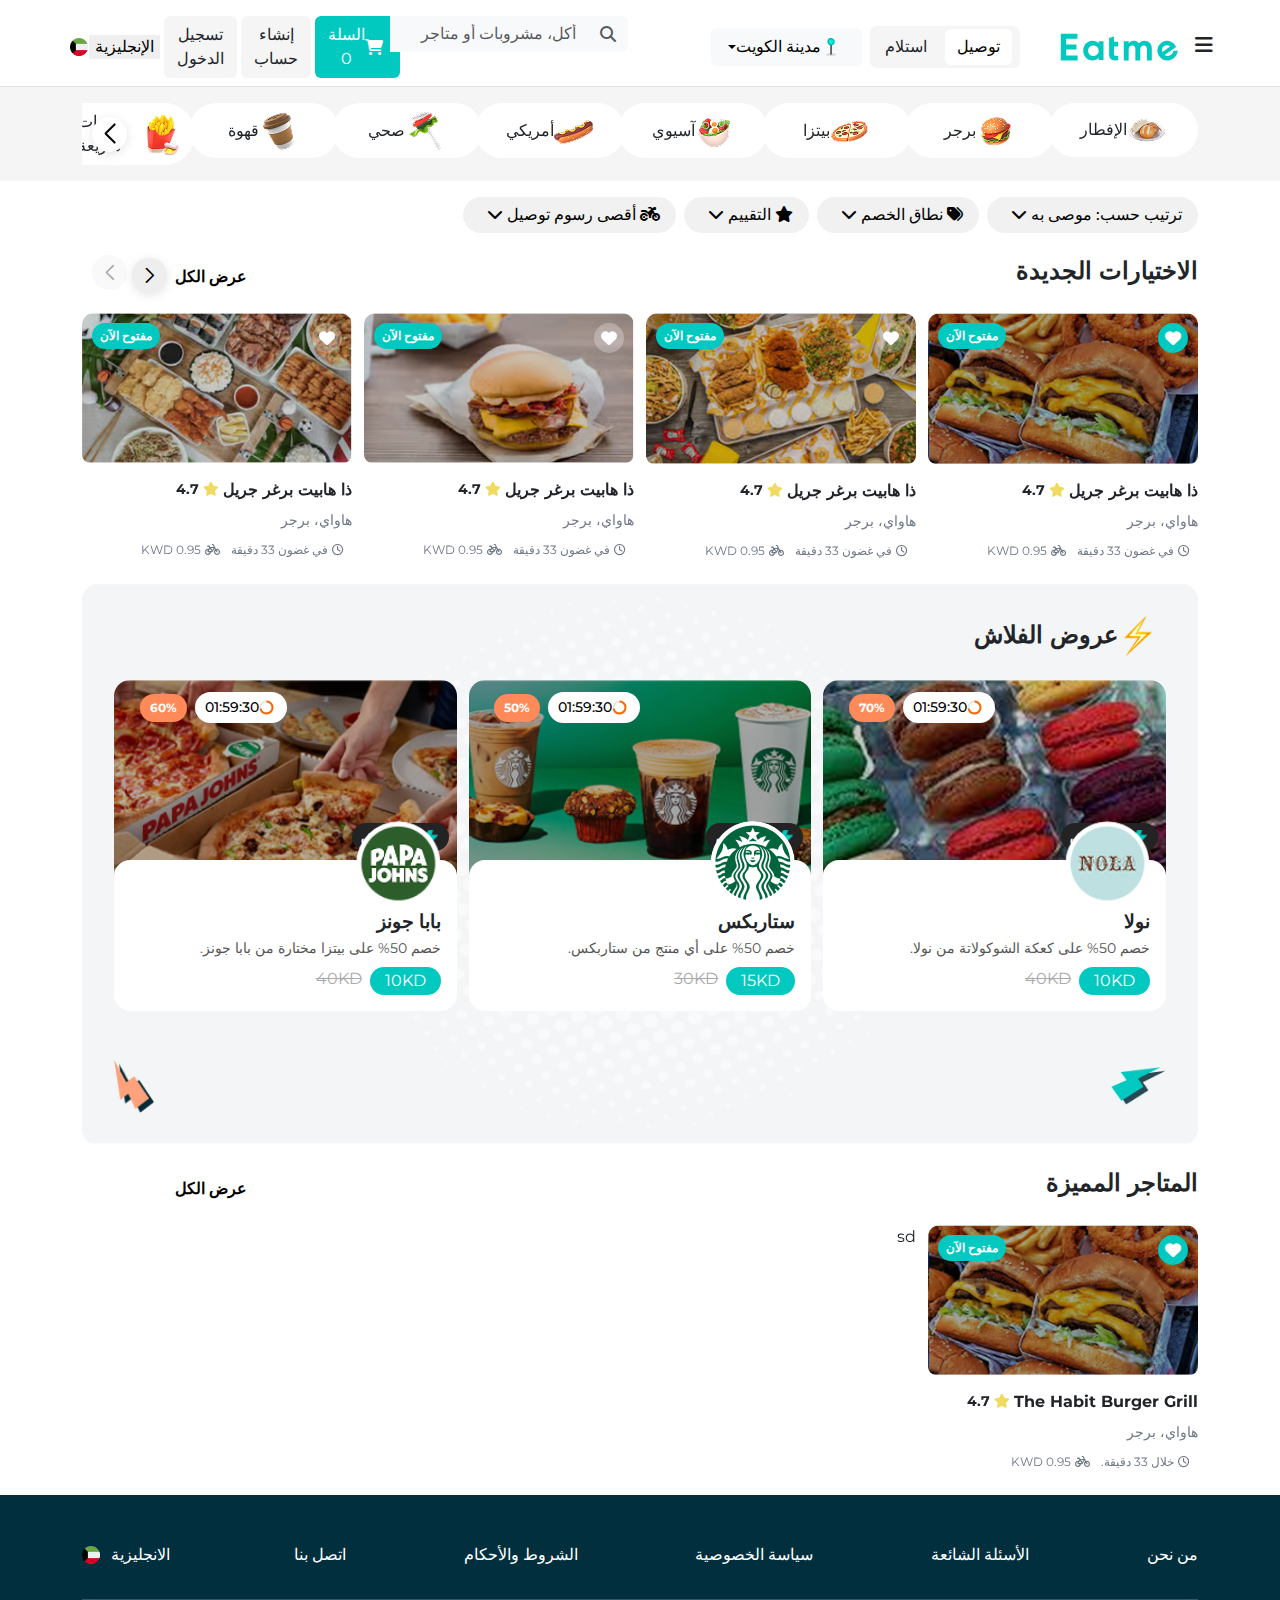
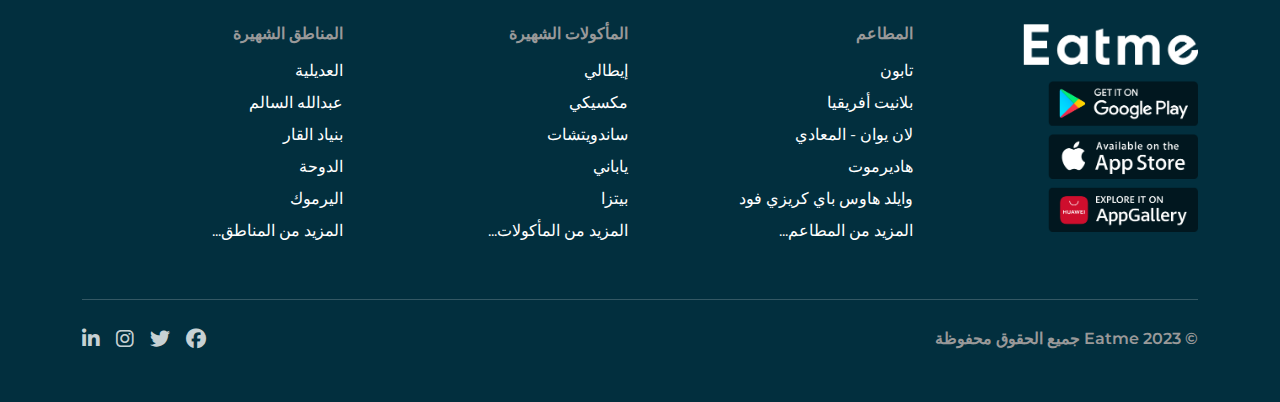
<file: index-ar.html>
<!DOCTYPE html>
<html lang="ar" dir="rtl">
  <head>
    <meta charset="utf-8" />
    <meta
      name="viewport"
      content="width=device-width, initial-scale=1, shrink-to-fit=no"
    />
    <meta name="theme-color" content="#4ABB82" />
    <meta name="description" content="" />
    <link rel="icon" type="image/x-icon" href="../assets/images/favicon.svg" />
    <link href="./assets/css/plugins/bootstrap.min.css" rel="stylesheet" />
    <link rel="stylesheet" href="./assets/css/plugins/all.min.css" />
    <link rel="stylesheet" href="./assets/css/plugins/swiper.css" />
    <link rel="preconnect" href="https://fonts.googleapis.com" />
    <link rel="preconnect" href="https://fonts.gstatic.com" crossorigin />
    <link
      href="https://fonts.googleapis.com/css2?family=Montserrat:ital,wght@0,100..900;1,100..900&display=swap"
      rel="stylesheet"
    />
    <link rel="stylesheet" href="assets/css/style.css?v=1" />
    <title>Eatme UI</title>
  </head>

  <body>
    <!-- Header -->
    <div class="header-container py-2 border-bottom">
      <header class="wrapper header-web">
        <div class="container">
          <div class="row align-items-center justify-content-between pt-2">
            <div class="row col-md-6 px-0">
              <!-- القسم الأيسر: اللوجو والقائمة -->
              <div class="col-md-3 d-flex align-items-center gap-3 px-0">
                <button class="btn p-0 me-2 toggleSidebar">
                  <i class="fa-solid fa-bars fs-5"></i>
                </button>
                <img
                  src="../assets/images/logo.svg"
                  alt="شعار Eatme"
                  class="img-fluid w-100"
                />
              </div>

              <!-- المنتصف الأيسر: التوصيل / الاستلام / الموقع -->
              <div
                class="col-md-9 d-flex align-items-center gap-2 justify-content-center"
              >
                <div class="delivery-toggle d-flex">
                  <button
                    class="btn active me-2"
                    onclick="setDeliveryMode(this)"
                  >
                    توصيل
                  </button>
                  <button class="btn" onclick="setDeliveryMode(this)">
                    استلام
                  </button>
                </div>
                <div class="dropdown">
                  <button
                    id="cityDropdownBtn"
                    class="btn btn-light dropdown-toggle d-flex align-items-center"
                    type="button"
                    data-bs-toggle="dropdown"
                    aria-expanded="false"
                  >
                    <img
                      src="../assets/images/loc.svg"
                      alt=""
                      width="20"
                      class="me-2"
                    />
                    <span id="selectedCity">مدينة الكويت</span>
                  </button>
                  <ul class="dropdown-menu">
                    <li>
                      <a
                        class="dropdown-item"
                        href="#"
                        onclick="selectCity('مدينة الكويت')"
                        >مدينة الكويت</a
                      >
                    </li>
                    <li>
                      <a
                        class="dropdown-item"
                        href="#"
                        onclick="selectCity('حولي')"
                        >حولي</a
                      >
                    </li>
                    <li>
                      <a
                        class="dropdown-item"
                        href="#"
                        onclick="selectCity('السالمية')"
                        >السالمية</a
                      >
                    </li>
                  </ul>
                </div>
              </div>
            </div>

            <div class="row col-md-6 px-0">
              <!-- المنتصف الأيمن: خانة البحث -->
              <div class="col-md-5 px-0">
                <div class="input-group bg-light rounded">
                  <span class="input-group-text bg-transparent border-0">
                    <i class="fa-solid fa-magnifying-glass text-muted"></i>
                  </span>
                  <input
                    type="text"
                    class="form-control border-0 bg-light"
                    placeholder="أكل، مشروبات أو متاجر"
                  />
                </div>
              </div>

              <!-- القسم الأيمن: السلة / تسجيل / اللغة -->
              <div
                class="col-md-7 d-flex justify-content-end align-items-center gap-1"
              >
                <button class="btn btn-main cart d-flex align-items-center">
                  <i class="fa-solid fa-cart-shopping me-1"></i> السلة 0
                </button>
                <button class="btn btn-login">إنشاء حساب</button>
                <button class="btn btn-login">تسجيل الدخول</button>
                <div class="menu-box d-flex align-items-center">
                  <select
                    class="lang-item"
                    id="pageSelect"
                    onchange="navigatePage()"
                  >
                    <option value="index.html" selected>الإنجليزية</option>
                    <option value="index-ar.html">العربية</option>
                  </select>
                  <img src="../assets/images/lang1.png" alt="" />
                </div>
              </div>
            </div>
          </div>
        </div>
      </header>

      <!-- الواجهة للموبايل -->
      <div class="header-mobile">
        <div class="container">
          <div class="d-flex align-items-center gap-3">
            <div class="logo">
              <a href="#">
                <img
                  src="./assets/images/smallLogo.svg"
                  alt=""
                  class="img-fluid"
                />
              </a>
            </div>
            <div class="input-group bg-light rounded">
              <span class="input-group-text bg-transparent border-0">
                <i class="fa-solid fa-magnifying-glass text-muted"></i>
              </span>
              <input
                type="text"
                class="form-control border-0 bg-light"
                placeholder="أكل، مشروبات أو متاجر"
              />
            </div>
            <div class="icon-box d-flex align-items-center gap-3 px-2">
              <i class="fa-solid fa-cart-shopping"></i>
              <i class="fa-solid fa-bell"></i>
              <i class="fa-solid fa-bars toggleSidebar"></i>
            </div>
          </div>
          <div
            class="d-flex align-items-center pt-3 justify-content-between gap-3"
          >
            <div class="dropdown">
              <button
                id="cityDropdownBtn"
                class="btn btn-light dropdown-toggle d-flex align-items-center"
                type="button"
                data-bs-toggle="dropdown"
                aria-expanded="false"
              >
                <img
                  src="../assets/images/loc.svg"
                  alt=""
                  width="20"
                  class="me-2"
                />
                <span id="selectedCity">مدينة الكويت</span>
              </button>
              <ul class="dropdown-menu">
                <li>
                  <a
                    class="dropdown-item"
                    href="#"
                    onclick="selectCity('مدينة الكويت')"
                    >مدينة الكويت</a
                  >
                </li>
                <li>
                  <a class="dropdown-item" href="#" onclick="selectCity('حولي')"
                    >حولي</a
                  >
                </li>
                <li>
                  <a
                    class="dropdown-item"
                    href="#"
                    onclick="selectCity('السالمية')"
                    >السالمية</a
                  >
                </li>
              </ul>
            </div>
            <div class="delivery-toggle d-flex">
              <button class="btn active me-2" onclick="setDeliveryMode(this)">
                توصيل
              </button>
              <button class="btn" onclick="setDeliveryMode(this)">
                استلام
              </button>
            </div>
          </div>
        </div>
      </div>
    </div>

    <!-- Categories -->
    <section class="category py-3">
      <div class="container">
        <div class="swiper category-swiper">
          <div class="swiper-wrapper">
            <div class="swiper-slide">
              <button class="btn category-pill">
                <img src="./assets/images/category1.png" alt="" />
                <p>الإفطار</p>
              </button>
            </div>
            <div class="swiper-slide">
              <button class="btn category-pill">
                <img src="./assets/images/category2.png" alt="" />
                <p>برجر</p>
              </button>
            </div>
            <div class="swiper-slide">
              <button class="btn category-pill">
                <img src="./assets/images/category3.png" alt="" />
                <p>بيتزا</p>
              </button>
            </div>
            <div class="swiper-slide">
              <button class="btn category-pill">
                <img src="./assets/images/category4.png" alt="" />
                <p>آسيوي</p>
              </button>
            </div>
            <div class="swiper-slide">
              <button class="btn category-pill">
                <img src="./assets/images/category5.png" alt="" />
                <p>أمريكي</p>
              </button>
            </div>
            <div class="swiper-slide">
              <button class="btn category-pill">
                <img src="./assets/images/category6.png" alt="" />
                <p>صحي</p>
              </button>
            </div>
            <div class="swiper-slide">
              <button class="btn category-pill">
                <img src="./assets/images/category7.png" alt="" />
                <p>قهوة</p>
              </button>
            </div>
            <div class="swiper-slide">
              <button class="btn category-pill">
                <img src="./assets/images/category8.png" alt="" />
                <p>وجبات سريعة</p>
              </button>
            </div>

            <div class="swiper-slide">
              <button class="btn category-pill">
                <img src="./assets/images/category1.png" alt="" />
                <p>الإفطار</p>
              </button>
            </div>
            <div class="swiper-slide">
              <button class="btn category-pill">
                <img src="./assets/images/category2.png" alt="" />
                <p>برجر</p>
              </button>
            </div>
            <div class="swiper-slide">
              <button class="btn category-pill">
                <img src="./assets/images/category3.png" alt="" />
                <p>بيتزا</p>
              </button>
            </div>
            <div class="swiper-slide">
              <button class="btn category-pill">
                <img src="./assets/images/category4.png" alt="" />
                <p>آسيوي</p>
              </button>
            </div>
            <div class="swiper-slide">
              <button class="btn category-pill">
                <img src="./assets/images/category5.png" alt="" />
                <p>أمريكي</p>
              </button>
            </div>
            <div class="swiper-slide">
              <button class="btn category-pill">
                <img src="./assets/images/category6.png" alt="" />
                <p>صحي</p>
              </button>
            </div>
            <div class="swiper-slide">
              <button class="btn category-pill">
                <img src="./assets/images/category7.png" alt="" />
                <p>قهوة</p>
              </button>
            </div>
            <div class="swiper-slide">
              <button class="btn category-pill">
                <img src="./assets/images/category8.png" alt="" />
                <p>وجبات سريعة</p>
              </button>
            </div>
          </div>
          <div class="swiper-button-next"></div>
        </div>
      </div>
    </section>

    <section class="filter-bar-section">
      <div class="container">
        <div class="row">
          <div class="col-md-12">
            <div class="filter-bar d-flex gap-2 pt-3">
              <button class="btn filter-btn">
                ترتيب حسب: موصى به
                <i class="fas fa-chevron-down ms-2"></i>
              </button>
              <button class="btn filter-btn">
                <i class="fas fa-tags"></i> نطاق الخصم
                <i class="fas fa-chevron-down ms-2"></i>
              </button>
              <button class="btn filter-btn">
                <i class="fas fa-star"></i> التقييم
                <i class="fas fa-chevron-down ms-2"></i>
              </button>
              <button class="btn filter-btn active">
                <i class="fas fa-motorcycle"></i> أقصى رسوم توصيل
                <i class="fas fa-chevron-down ms-2"></i>
              </button>
            </div>
          </div>
        </div>
      </div>
    </section>

    <!-- New Picks -->
    <section class="featured-stores Picks py-4" id="Picks">
      <div class="container">
        <div
          class="d-flex justify-content-between align-center mb-3 flex-wrap gap-4"
        >
          <h2>الاختيارات الجديدة</h2>
          <div class="see-all">
            <a href="#">عرض الكل</a>
            <div class="swiper-nav">
              <button
                class="swiper-button-prev Picks-swiper-button-prev"
              ></button>
              <button
                class="swiper-button-next Picks-swiper-button-next"
              ></button>
            </div>
          </div>
        </div>

        <!-- Swiper Container -->
        <div class="swiper Picks-swiper">
          <div class="swiper-wrapper">
            <!-- Slide 1 -->
            <div class="swiper-slide">
              <div class="store-card">
                <div class="store-img">
                  <img
                    src="./assets/images/pick1.png"
                    alt="L&L Hawaiian Barbecue"
                    class="img-fluid"
                  />
                  <span class="status open">مفتوح الآن</span>
                  <button class="favorite active">
                    <i class="fa-solid fa-heart"></i>
                  </button>
                </div>
                <div class="store-info">
                  <div class="d-flex align-items-center gap-1">
                    <h3 class="store-info-header">ذا هابيت برغر جريل</h3>
                    <span class="rating"
                      ><i class="fa-solid fa-star"></i> 4.7</span
                    >
                  </div>
                  <p class="category-item">هاواي، برجر</p>
                  <div class="details">
                    <span
                      ><i class="fa-regular fa-clock"></i> في غضون 33
                      دقيقة</span
                    >
                    <span><i class="fa-solid fa-bicycle"></i> 0.95 KWD</span>
                  </div>
                </div>
                <a href="#" class="card-link"></a>
              </div>
            </div>
            <!-- Slide 2 -->
            <div class="swiper-slide">
              <div class="store-card">
                <div class="store-img">
                  <img
                    src="./assets/images/store1.png"
                    alt="L&L Hawaiian Barbecue"
                    class="img-fluid"
                  />
                  <span class="status open">مفتوح الآن</span>
                  <button class="favorite">
                    <i class="fa-solid fa-heart"></i>
                  </button>
                </div>
                <div class="store-info">
                  <div class="d-flex align-items-center gap-1">
                    <h3 class="store-info-header">ذا هابيت برغر جريل</h3>
                    <span class="rating"
                      ><i class="fa-solid fa-star"></i> 4.7</span
                    >
                  </div>
                  <p class="category-item">هاواي، برجر</p>
                  <div class="details">
                    <span
                      ><i class="fa-regular fa-clock"></i> في غضون 33
                      دقيقة</span
                    >
                    <span><i class="fa-solid fa-bicycle"></i> 0.95 KWD</span>
                  </div>
                </div>
                <a href="#" class="card-link"></a>
              </div>
            </div>
            <!-- Slide 3 -->
            <div class="swiper-slide">
              <div class="store-card">
                <div class="store-img">
                  <img
                    src="./assets/images/store2.png"
                    alt="L&L Hawaiian Barbecue"
                    class="img-fluid"
                  />
                  <span class="status open">مفتوح الآن</span>
                  <button class="favorite">
                    <i class="fa-solid fa-heart"></i>
                  </button>
                </div>
                <div class="store-info">
                  <div class="d-flex align-items-center gap-1">
                    <h3 class="store-info-header">ذا هابيت برغر جريل</h3>
                    <span class="rating"
                      ><i class="fa-solid fa-star"></i> 4.7</span
                    >
                  </div>
                  <p class="category-item">هاواي، برجر</p>
                  <div class="details">
                    <span
                      ><i class="fa-regular fa-clock"></i> في غضون 33
                      دقيقة</span
                    >
                    <span><i class="fa-solid fa-bicycle"></i> 0.95 KWD</span>
                  </div>
                </div>
                <a href="#" class="card-link"></a>
              </div>
            </div>
            <!-- Slide 4 -->
            <div class="swiper-slide">
              <div class="store-card">
                <div class="store-img">
                  <img
                    src="./assets/images/store3.png"
                    alt="L&L Hawaiian Barbecue"
                    class="img-fluid"
                  />
                  <span class="status open">مفتوح الآن</span>
                  <button class="favorite">
                    <i class="fa-solid fa-heart"></i>
                  </button>
                </div>
                <div class="store-info">
                  <div class="d-flex align-items-center gap-1">
                    <h3 class="store-info-header">ذا هابيت برغر جريل</h3>
                    <span class="rating"
                      ><i class="fa-solid fa-star"></i> 4.7</span
                    >
                  </div>
                  <p class="category-item">هاواي، برجر</p>
                  <div class="details">
                    <span
                      ><i class="fa-regular fa-clock"></i> في غضون 33
                      دقيقة</span
                    >
                    <span><i class="fa-solid fa-bicycle"></i> 0.95 KWD</span>
                  </div>
                </div>
                <a href="#" class="card-link"></a>
              </div>
            </div>
            <!-- Slide 5 -->
            <div class="swiper-slide">
              <div class="store-card">
                <div class="store-img">
                  <img
                    src="./assets/images/store4.png"
                    alt="L&L Hawaiian Barbecue"
                    class="img-fluid"
                  />
                  <span class="status open">مفتوح الآن</span>
                  <button class="favorite">
                    <i class="fa-solid fa-heart"></i>
                  </button>
                </div>
                <div class="store-info">
                  <div class="d-flex align-items-center gap-1">
                    <h3 class="store-info-header">ذا هابيت برغر جريل</h3>
                    <span class="rating"
                      ><i class="fa-solid fa-star"></i> 4.7</span
                    >
                  </div>
                  <p class="category-item">هاواي، برجر</p>
                  <div class="details">
                    <span
                      ><i class="fa-regular fa-clock"></i> في غضون 33
                      دقيقة</span
                    >
                    <span><i class="fa-solid fa-bicycle"></i> 0.95 KWD</span>
                  </div>
                </div>
                <a href="#" class="card-link"></a>
              </div>
            </div>
          </div>
        </div>
      </div>
    </section>

    <!-- flash-offers -->
    <section class="flash-offers-section">
      <div class="container">
        <div class="row">
          <div class="col-md-12">
            <div class="swiper flash-swiper flash-offers">
              <div
                class="d-flex justify-content-between flash-title-section align-items-center flex-wrap gap-3"
              >
                <h2 class="flash-title">
                  <img
                    src="./assets/images/flashicon1.png"
                    alt="أيقونة الفلاش"
                    width="40"
                  />
                  عروض الفلاش
                </h2>
                <div class="swiper-nav">
                  <button
                    class="swiper-button-prev flash-swiper-button-prev"
                  ></button>
                  <button
                    class="swiper-button-next flash-swiper-button-next"
                  ></button>
                </div>
              </div>

              <div class="swiper-wrapper mb-5">
                <!-- كل بطاقة عرض -->
                <div class="swiper-slide offer-card">
                  <div class="image-container">
                    <img src="./assets/images/flash.png" alt="عرض نولا" />
                    <div class="timer-discount">
                      <span class="timer">
                        <svg width="15" height="15">
                          <circle class="bg" cx="7.5" cy="7.5" r="6" />
                          <circle class="progress" cx="7.5" cy="7.5" r="6" />
                        </svg>
                        <span> 01:59:30 </span>
                      </span>
                      <span class="discount">70%</span>
                    </div>

                    <span class="flash-badge">
                      <img src="./assets/images/flashscreen.png" />
                      عرض فلاش
                    </span>
                    <button class="favorite"></button>
                  </div>
                  <div class="offer-content">
                    <img
                      src="./assets/images/nola.png"
                      alt="شعار نولا"
                      class="brand-logo"
                    />
                    <h3>نولا</h3>
                    <p>خصم 50% على كعكة الشوكولاتة من نولا.</p>
                    <div class="price">
                      <span class="new">10KD</span>
                      <span class="old">40KD</span>
                    </div>
                  </div>
                </div>
                <div class="swiper-slide offer-card">
                  <div class="image-container">
                    <img src="./assets/images/flash2.png" alt="عرض ستاربكس" />
                    <div class="timer-discount">
                      <span class="timer">
                        <svg width="15" height="15">
                          <circle class="bg" cx="7.5" cy="7.5" r="6" />
                          <circle class="progress" cx="7.5" cy="7.5" r="6" />
                        </svg>
                        <span> 01:59:30 </span>
                      </span>
                      <span class="discount">50%</span>
                    </div>
                    <span class="flash-badge">
                      <img src="./assets/images/flashscreen.png" />
                      عرض فلاش
                    </span>
                    <button class="favorite"></button>
                  </div>
                  <div class="offer-content">
                    <img
                      src="./assets/images/nola1.png"
                      alt="شعار ستاربكس"
                      class="brand-logo"
                    />
                    <h3>ستاربكس</h3>
                    <p>خصم 50% على أي منتج من ستاربكس.</p>
                    <div class="price">
                      <span class="new">15KD</span>
                      <span class="old">30KD</span>
                    </div>
                  </div>
                </div>
                <div class="swiper-slide offer-card">
                  <div class="image-container">
                    <img src="./assets/images/flash3.png" alt="عرض بابا جونز" />
                    <div class="timer-discount">
                      <span class="timer">
                        <svg width="15" height="15">
                          <circle class="bg" cx="7.5" cy="7.5" r="6" />
                          <circle class="progress" cx="7.5" cy="7.5" r="6" />
                        </svg>
                        <span> 01:59:30 </span>
                      </span>
                      <span class="discount">60%</span>
                    </div>
                    <span class="flash-badge">
                      <img src="./assets/images/flashscreen.png" />
                      عرض فلاش
                    </span>
                    <button class="favorite"></button>
                  </div>
                  <div class="offer-content">
                    <img
                      src="./assets/images/nola2.png"
                      alt="شعار بابا جونز"
                      class="brand-logo"
                    />
                    <h3>بابا جونز</h3>
                    <p>خصم 50% على بيتزا مختارة من بابا جونز.</p>
                    <div class="price">
                      <span class="new">10KD</span>
                      <span class="old">40KD</span>
                    </div>
                  </div>
                </div>
                <!-- تكرار بقية العروض -->
              </div>

              <div class="d-flex justify-content-between align-items-center">
                <img
                  src="./assets/images/flashicon2.png"
                  alt="أيقونة فلاش 2"
                  width="55"
                />
                <img
                  src="./assets/images/flashicon3.png"
                  alt="أيقونة فلاش 3"
                  width="40"
                />
              </div>
            </div>
          </div>
        </div>
      </div>
    </section>

    <!-- featured-stores -->
    <section class="featured-stores py-4">
      <div class="container">
        <div
          class="d-flex justify-content-between align-center mb-3 flex-wrap gap-4"
        >
          <h2>المتاجر المميزة</h2>
          <div class="see-all">
            <a href="#">عرض الكل</a>
            <div class="swiper-nav">
              <button
                class="swiper-button-prev featured-swiper-button-prev"
              ></button>
              <button
                class="swiper-button-next featured-swiper-button-next"
              ></button>
            </div>
          </div>
        </div>

        <!-- حاوية سويبر -->
        <div class="swiper featured-swiper">
          <div class="swiper-wrapper">
            <!-- الشريحة 1 -->
            <div class="swiper-slide">
              <div class="store-card">
                <div class="store-img">
                  <img
                    src="./assets/images/pick1.png"
                    alt="L&L Hawaiian Barbecue"
                    class="img-fluid"
                  />
                  <span class="status open">مفتوح الآن</span>
                  <button class="favorite active">
                    <i class="fa-solid fa-heart"></i>
                  </button>
                </div>
                <div class="store-info">
                  <div class="d-flex align-items-center gap-1">
                    <h3 class="store-info-header">The Habit Burger Grill</h3>
                    <span class="rating"
                      ><i class="fa-solid fa-star"></i> 4.7</span
                    >
                  </div>
                  <p class="category-item">هاواي، برجر</p>
                  <div class="details">
                    <span
                      ><i class="fa-regular fa-clock"></i> خلال 33 دقيقة.</span
                    >
                    <span><i class="fa-solid fa-bicycle"></i> 0.95 KWD</span>
                  </div>
                </div>
                <a href="#" class="card-link"></a>
              </div>
            </div>
            <!-- يمكنك إضافة المزيد من الشرائح هنا -->
            sd
          </div>
        </div>
      </div>
    </section>

    <!-- التذييل -->
    <footer class="footer py-5 text-white">
      <div class="container">
        <div class="footer-top border-bottom pb-4 mb-4">
          <ul class="nav d-flex justify-content-between flex-wrap gap-4">
            <li><a href="#" class="footer-link">من نحن</a></li>
            <li><a href="#" class="footer-link">الأسئلة الشائعة</a></li>
            <li><a href="#" class="footer-link">سياسة الخصوصية</a></li>
            <li><a href="#" class="footer-link">الشروط والأحكام</a></li>
            <li><a href="#" class="footer-link">اتصل بنا</a></li>
            <li>
              <div class="menu-box d-flex align-items-center gap-1">
                <select
                  class="lang-item"
                  id="pageSelect"
                  onchange="navigatePage()"
                >
                  <option value="index.html" selected>الانجليزية</option>
                  <option value="index-ar.html">العربية</option>
                </select>
                <img src="../assets/images/lang1.png" alt="" />
              </div>
            </li>
          </ul>
        </div>

        <div class="row">
          <div class="col-lg-3 col-md-6 col-12 mb-4">
            <img
              src="./assets/images/logofooter.png"
              alt="logofooter"
              width="175"
            />
            <div class="d-flex flex-column gap-2 mt-3">
              <img
                src="../assets/images/playstore.png"
                alt="Google Play"
                width="150"
              />
              <img
                src="../assets/images/appstore.png"
                alt="App Store"
                width="150"
              />
              <img
                src="../assets/images/huaweistore1.png"
                alt="AppGallery"
                width="150"
              />
            </div>
          </div>

          <div class="col-lg-3 col-md-6 col-12 mb-4">
            <h6 class="text-muted">المطاعم</h6>
            <ul class="list-unstyled">
              <li><a href="">تابون</a></li>
              <li><a href="">بلانيت أفريقيا</a></li>
              <li><a href="">لان يوان - المعادي</a></li>
              <li><a href="">هاديرموت</a></li>
              <li><a href="">وايلد هاوس باي كريزي فود</a></li>
              <li><a href="#" class="footer-link">المزيد من المطاعم...</a></li>
            </ul>
          </div>

          <div class="col-lg-3 col-md-6 col-12 mb-4">
            <h6 class="text-muted">المأكولات الشهيرة</h6>
            <ul class="list-unstyled">
              <li><a href="">إيطالي</a></li>
              <li><a href="">مكسيكي</a></li>
              <li><a href="">ساندويتشات</a></li>
              <li><a href="">ياباني</a></li>
              <li><a href="">بيتزا</a></li>
              <li>
                <a href="#" class="footer-link">المزيد من المأكولات...</a>
              </li>
            </ul>
          </div>

          <div class="col-lg-3 col-md-6 col-12 mb-4">
            <h6 class="text-muted">المناطق الشهيرة</h6>
            <ul class="list-unstyled">
              <li><a href="">العديلية</a></li>
              <li><a href="">عبدالله السالم</a></li>
              <li><a href="">بنياد القار</a></li>
              <li><a href="">الدوحة</a></li>
              <li><a href="">اليرموك</a></li>
              <li><a href="#" class="footer-link">المزيد من المناطق...</a></li>
            </ul>
          </div>
        </div>

        <div
          class="d-flex justify-content-between align-items-center border-top pt-4 mt-4 flex-wrap"
        >
          <p class="mb-0 text-muted socile-links">
            © 2023 Eatme جميع الحقوق محفوظة
          </p>
          <div class="d-flex gap-3">
            <a href="#" class="socile-links fs-5 mb-0"
              ><i class="fa-brands fa-facebook"></i
            ></a>
            <a href="#" class="socile-links fs-5 mb-0"
              ><i class="fab fa-twitter"></i
            ></a>
            <a href="#" class="socile-links fs-5 mb-0"
              ><i class="fab fa-instagram"></i
            ></a>
            <a href="#" class="socile-links fs-5 mb-0"
              ><i class="fab fa-linkedin-in"></i
            ></a>
          </div>
        </div>
      </div>
    </footer>
    <div class="sidebar p-3" id="sidebar">
      <div class="user-info align-items-center gap-2 d-flex mb-4">
        <div class="avatar mb-2">
          <img
            src="./assets/images/avatar.svg"
            class="rounded-circle"
            alt="User Avatar"
          />
        </div>
        <div>
          <p class="mb-0 text-muted">Welcome !</p>
          <h6 class="fw-bold mb-0">Mohaned Tarek</h6>
        </div>
      </div>

      <ul class="nav slide-nav flex-column mb-4">
        <li class="nav-item mb-2">
          <a href="#" class="gap-2 px-0 nav-link d-flex align-items-center">
            <svg
              width="17"
              height="20"
              viewBox="0 0 17 20"
              fill="none"
              xmlns="http://www.w3.org/2000/svg"
            >
              <path
                d="M5.50879 5.11328H11.5088M5.50879 9.11328H11.5088M9.50879 13.1133H11.5088M1.50879 19.1133V3.11328C1.50879 2.58285 1.7195 2.07414 2.09458 1.69907C2.46965 1.32399 2.97836 1.11328 3.50879 1.11328H13.5088C14.0392 1.11328 14.5479 1.32399 14.923 1.69907C15.2981 2.07414 15.5088 2.58285 15.5088 3.11328V19.1133L12.5088 17.1133L10.5088 19.1133L8.50879 17.1133L6.50879 19.1133L4.50879 17.1133L1.50879 19.1133Z"
                stroke="#02AFA7"
                stroke-width="1.5"
                stroke-linecap="round"
                stroke-linejoin="round"
              />
            </svg>
            Orders
          </a>
        </li>
        <li class="nav-item mb-2">
          <a href="#" class="gap-2 px-0 nav-link d-flex align-items-center">
            <svg
              width="21"
              height="18"
              viewBox="0 0 21 18"
              fill="none"
              xmlns="http://www.w3.org/2000/svg"
            >
              <path
                d="M18.0086 9.68534L10.5086 17.1133L3.0086 9.68534C2.51391 9.20395 2.12424 8.62535 1.86415 7.98597C1.60406 7.34659 1.47916 6.66029 1.49734 5.97027C1.51552 5.28025 1.67636 4.60147 1.96976 3.97667C2.26315 3.35187 2.68274 2.79459 3.20209 2.33992C3.72144 1.88524 4.32931 1.54302 4.98741 1.33482C5.64552 1.12661 6.33961 1.05692 7.02597 1.13014C7.71233 1.20335 8.3761 1.41789 8.97548 1.76024C9.57485 2.10259 10.0969 2.56534 10.5086 3.11934C10.9221 2.56936 11.4447 2.11066 12.0437 1.77194C12.6427 1.43322 13.3051 1.22179 13.9895 1.15086C14.674 1.07993 15.3657 1.15103 16.0214 1.35973C16.6771 1.56842 17.2826 1.91021 17.8002 2.3637C18.3177 2.81719 18.736 3.37262 19.029 3.99523C19.322 4.61784 19.4833 5.29422 19.5029 5.98204C19.5225 6.66987 19.3999 7.35433 19.1427 7.99259C18.8856 8.63084 18.4995 9.20916 18.0086 9.69134"
                stroke="#02AFA7"
                stroke-width="1.5"
                stroke-linecap="round"
                stroke-linejoin="round"
              />
            </svg>
            Favorites
          </a>
        </li>
        <li class="nav-item mb-2">
          <a href="#" class="gap-2 px-0 nav-link d-flex align-items-center">
            <svg
              width="19"
              height="21"
              viewBox="0 0 19 21"
              fill="none"
              xmlns="http://www.w3.org/2000/svg"
            >
              <path
                d="M15.1658 14.7702L10.9228 19.0132C10.5478 19.3879 10.0394 19.5983 9.50929 19.5983C8.97921 19.5983 8.47081 19.3879 8.09579 19.0132L3.85179 14.7702C2.73301 13.6514 1.97113 12.2259 1.66248 10.6741C1.35383 9.12226 1.51228 7.51375 2.1178 6.05196C2.72331 4.59018 3.74869 3.34077 5.06427 2.46174C6.37986 1.58271 7.92656 1.11353 9.50879 1.11353C11.091 1.11353 12.6377 1.58271 13.9533 2.46174C15.2689 3.34077 16.2943 4.59018 16.8998 6.05196C17.5053 7.51375 17.6638 9.12226 17.3551 10.6741C17.0465 12.2259 16.2846 13.6514 15.1658 14.7702Z"
                stroke="#02AFA7"
                stroke-width="1.5"
                stroke-linecap="round"
                stroke-linejoin="round"
              />
            </svg>
            Saved Address
          </a>
        </li>
        <li class="nav-item mb-2">
          <a href="#" class="gap-2 px-0 nav-link d-flex align-items-center">
            <svg
              width="25"
              height="25"
              viewBox="0 0 25 25"
              fill="none"
              xmlns="http://www.w3.org/2000/svg"
            >
              <g clip-path="url(#clip0_1_6424)">
                <path
                  d="M15.5088 5.11328V7.11328"
                  stroke="#02AFA7"
                  stroke-width="1.5"
                  stroke-linecap="round"
                  stroke-linejoin="round"
                />
                <path
                  d="M15.5088 11.1133V13.1133"
                  stroke="#02AFA7"
                  stroke-width="1.5"
                  stroke-linecap="round"
                  stroke-linejoin="round"
                />
                <path
                  d="M15.5088 17.1133V19.1133"
                  stroke="#02AFA7"
                  stroke-width="1.5"
                  stroke-linecap="round"
                  stroke-linejoin="round"
                />
                <path
                  d="M5.50879 5.11328H19.5088C20.0392 5.11328 20.5479 5.32399 20.923 5.69907C21.2981 6.07414 21.5088 6.58285 21.5088 7.11328V10.1133C20.9784 10.1133 20.4696 10.324 20.0946 10.6991C19.7195 11.0741 19.5088 11.5828 19.5088 12.1133C19.5088 12.6437 19.7195 13.1524 20.0946 13.5275C20.4696 13.9026 20.9784 14.1133 21.5088 14.1133V17.1133C21.5088 17.6437 21.2981 18.1524 20.923 18.5275C20.5479 18.9026 20.0392 19.1133 19.5088 19.1133H5.50879C4.97836 19.1133 4.46965 18.9026 4.09458 18.5275C3.7195 18.1524 3.50879 17.6437 3.50879 17.1133V14.1133C4.03922 14.1133 4.54793 13.9026 4.923 13.5275C5.29808 13.1524 5.50879 12.6437 5.50879 12.1133C5.50879 11.5828 5.29808 11.0741 4.923 10.6991C4.54793 10.324 4.03922 10.1133 3.50879 10.1133V7.11328C3.50879 6.58285 3.7195 6.07414 4.09458 5.69907C4.46965 5.32399 4.97836 5.11328 5.50879 5.11328Z"
                  stroke="#02AFA7"
                  stroke-width="1.5"
                  stroke-linecap="round"
                  stroke-linejoin="round"
                />
              </g>
              <defs>
                <clipPath id="clip0_1_6424">
                  <rect
                    width="24"
                    height="24"
                    fill="white"
                    transform="translate(0.508789 0.113281)"
                  />
                </clipPath>
              </defs>
            </svg>
            Promotions
          </a>
        </li>
        <li class="nav-item mb-2">
          <a href="#" class="gap-2 px-0 nav-link d-flex align-items-center">
            <svg
              width="25"
              height="25"
              viewBox="0 0 25 25"
              fill="none"
              xmlns="http://www.w3.org/2000/svg"
            >
              <g clip-path="url(#clip0_1_6424)">
                <path
                  d="M15.5088 5.11328V7.11328"
                  stroke="#02AFA7"
                  stroke-width="1.5"
                  stroke-linecap="round"
                  stroke-linejoin="round"
                />
                <path
                  d="M15.5088 11.1133V13.1133"
                  stroke="#02AFA7"
                  stroke-width="1.5"
                  stroke-linecap="round"
                  stroke-linejoin="round"
                />
                <path
                  d="M15.5088 17.1133V19.1133"
                  stroke="#02AFA7"
                  stroke-width="1.5"
                  stroke-linecap="round"
                  stroke-linejoin="round"
                />
                <path
                  d="M5.50879 5.11328H19.5088C20.0392 5.11328 20.5479 5.32399 20.923 5.69907C21.2981 6.07414 21.5088 6.58285 21.5088 7.11328V10.1133C20.9784 10.1133 20.4696 10.324 20.0946 10.6991C19.7195 11.0741 19.5088 11.5828 19.5088 12.1133C19.5088 12.6437 19.7195 13.1524 20.0946 13.5275C20.4696 13.9026 20.9784 14.1133 21.5088 14.1133V17.1133C21.5088 17.6437 21.2981 18.1524 20.923 18.5275C20.5479 18.9026 20.0392 19.1133 19.5088 19.1133H5.50879C4.97836 19.1133 4.46965 18.9026 4.09458 18.5275C3.7195 18.1524 3.50879 17.6437 3.50879 17.1133V14.1133C4.03922 14.1133 4.54793 13.9026 4.923 13.5275C5.29808 13.1524 5.50879 12.6437 5.50879 12.1133C5.50879 11.5828 5.29808 11.0741 4.923 10.6991C4.54793 10.324 4.03922 10.1133 3.50879 10.1133V7.11328C3.50879 6.58285 3.7195 6.07414 4.09458 5.69907C4.46965 5.32399 4.97836 5.11328 5.50879 5.11328Z"
                  stroke="#02AFA7"
                  stroke-width="1.5"
                  stroke-linecap="round"
                  stroke-linejoin="round"
                />
              </g>
              <defs>
                <clipPath id="clip0_1_6424">
                  <rect
                    width="24"
                    height="24"
                    fill="white"
                    transform="translate(0.508789 0.113281)"
                  />
                </clipPath>
              </defs>
            </svg>
            Account Settings
          </a>
        </li>
        <li class="nav-item">
          <a href="#" class="gap-2 px-0 nav-link d-flex align-items-center">
            <svg
              width="25"
              height="25"
              viewBox="0 0 25 25"
              fill="none"
              xmlns="http://www.w3.org/2000/svg"
            >
              <path
                d="M12.5088 3.11328V12.1133"
                stroke="#02AFA7"
                stroke-width="1.8"
                stroke-linecap="round"
                stroke-linejoin="round"
              />
              <path
                d="M18.1688 7.45325C19.2867 8.57242 20.0478 9.9979 20.3557 11.5495C20.6637 13.1011 20.5047 14.7092 19.899 16.1705C19.2932 17.6318 18.2678 18.8807 16.9524 19.7593C15.637 20.638 14.0907 21.107 12.5088 21.107C10.9269 21.107 9.38056 20.638 8.06516 19.7593C6.74976 18.8807 5.72437 17.6318 5.11861 16.1705C4.51285 14.7092 4.3539 13.1011 4.66186 11.5495C4.96982 9.9979 5.73086 8.57242 6.84879 7.45325"
                stroke="#02AFA7"
                stroke-width="1.8"
                stroke-linecap="round"
                stroke-linejoin="round"
              />
            </svg>
            Sign Out
          </a>
        </li>
      </ul>

      <div class="about-us mb-3">
        <a href=""> <p class="mb-1 about-us-item">About Us</p> </a>
        <a href=""> <p class="mb-2 about-us-item">Add your restaurant</p> </a>
      </div>

      <div class="app-section">
        <div
          class="d-flex align-items-center justify-content-center gap-2 mb-2 dilavary-item"
        >
          <img src="./assets/images/dilavary.svg" alt="" class="img-fluid" />
          <span class="text">Discover the new Eatme app</span>
        </div>
        <div class="d-flex flex-column align-items-start gap-2 images-list">
          <a href="#">
            <img
              src="./assets/images/logo_huaweistore1.png"
              class="img-fluid"
              alt="Google Play"
            />
          </a>
          <a href="#">
            <img
              src="./assets/images/logo_appstore.png"
              class="img-fluid"
              alt="App Store"
            />
          </a>
          <a href="#">
            <img
              src="./assets/images/logo_playstore.png"
              class="img-fluid"
              alt="App Gallery"
            />
          </a>
        </div>
      </div>
    </div>
    <div class="overlay" id="overlay"></div>
    <script src="./assets/js/plugins/bootstrap.min.js"></script>
    <script src="https://cdn.jsdelivr.net/npm/@popperjs/core@2.11.8/dist/umd/popper.min.js"></script>
    <script src="./assets/js/plugins/swiper.js"></script>
    <script src="assets/js/script.js"></script>
  </body>
</html>
</file>
<file: assets/css/style.css>
p,
ul,
h1,
h2,
h3,
h4,
h5,
h6 {
  margin: unset;
}

a {
  text-decoration: none;
}
a:hover {
  text-decoration: none;
}

ul {
  padding: 0;
  list-style: none;
}

body {
  margin: 0;
  padding: 0;
  font-family: "Montserrat", sans-serif;
}

input:focus {
  outline: none;
  box-shadow: none;
}

.overlay {
  inset: 0;
  background-color: rgba(0, 0, 0, 0.26);
  position: fixed;
  z-index: 99999999;
  display: none;
}
.overlay.active {
  display: block;
}

body, html {
  overflow-x: hidden;
}

.flash-offers .offer-card .image-container .timer, .flash-offers .offer-card .image-container .timer-discount, .flash-offers .flash-title-section .flash-title, .featured-stores .see-all {
  display: flex;
  align-items: center;
  justify-content: space-between;
}

.header-container {
  position: sticky;
  top: 0px;
  z-index: 9999999;
  background: #ffffff;
  -webkit-backdrop-filter: blur(2px);
          backdrop-filter: blur(2px);
}
.header-container .delivery-toggle {
  border-radius: 7px;
  background: #F5F5F5;
  color: #46515d;
}
.header-container .delivery-toggle .btn {
  margin: 3px;
  border: none;
}
.header-container .delivery-toggle .btn.active {
  background: #fff;
  color: #000;
}
.header-container .header-mobile {
  display: none;
}
.header-container .header-mobile .logo img {
  min-height: 40px;
}
.header-container .header-mobile .icon-box i {
  font-size: 19px;
  cursor: pointer;
  color: #0e1114;
}
.header-container .header-web {
  display: block;
}
@media (max-width: 1200px) {
  .header-container .header-mobile {
    display: block;
  }
  .header-container .header-web {
    display: none;
  }
}

html[dir=ltr] .sidebar {
  left: -500px;
}
html[dir=ltr] .sidebar.open {
  left: 0;
}

html[dir=rtl] .sidebar {
  right: -500px;
}
html[dir=rtl] .sidebar.open {
  right: 0;
}

.sidebar {
  position: fixed;
  top: 0;
  bottom: 0;
  z-index: 999999999999;
  background-color: #fff;
  width: 280px;
  min-height: 100vh;
  border-right: 1px solid #F5F5F5;
  transition: all 0.3s ease-in-out;
  padding: 20px 0;
}
.sidebar .user-info .avatar img {
  width: 60px;
  height: 60px;
}
.sidebar .user-info h6 {
  color: #000;
}
.sidebar .slide-nav {
  border-bottom: 1px solid #e2e5e9;
}
.sidebar .slide-nav .nav-item:not(.sidebar .slide-nav .nav-item:last-of-type) {
  border-bottom: 1px solid #e2e5e9;
}
.sidebar .slide-nav .nav-link {
  color: #6E7887;
  font-weight: 500;
}
.sidebar .slide-nav .nav-link:hover {
  color: #02C9C0;
}
.sidebar .slide-nav .nav-link i {
  color: #02C9C0;
}
.sidebar .app-section small {
  font-size: 12px;
  color: #6E7887;
}
.sidebar .images-list {
  margin-top: 24px;
}
.sidebar .images-list img {
  height: 40px;
}
.sidebar .dilavary-item .text {
  font-size: 14px;
  font-weight: 500;
}
.sidebar .about-us a {
  color: #46515d;
}
.sidebar .about-us a .about-us-item {
  font-size: 14px;
  font-weight: 500;
}

.footer {
  background-color: #022f3e;
}
.footer .border-bottom,
.footer .border-top {
  border-color: rgba(255, 255, 255, 0.2) !important;
}
.footer .footer-link {
  color: #fff;
  text-decoration: none;
  font-weight: 400;
  transition: 0.3s;
}
.footer .footer-link:hover {
  text-decoration: underline;
  color: #ccc;
}
.footer ul {
  padding: 0;
  margin: 0;
}
.footer ul li {
  list-style: none;
  margin-bottom: 8px;
  font-weight: 300;
}
.footer ul li a {
  color: #fff;
  text-decoration: none;
  font-weight: 400;
}
.footer .text-muted {
  color: #999999 !important;
  font-weight: 600;
  margin-bottom: 1rem;
}
.footer .socile-links {
  color: rgba(255, 255, 255, 0.8);
}
.footer .lang-item {
  background: transparent;
  color: #fff;
}

.category {
  background: #F5F5F5;
}
.category .category-pill {
  display: flex;
  align-items: center;
  justify-content: center;
  width: 150px;
  min-width: 100%;
  border-radius: 100px;
  background: #fff;
}
.category .btn.active,
.category .btn:first-child:active {
  background: #fff !important;
  color: #02C9C0 !important;
  border: 1px solid #02C9C0 !important;
}

[dir=rtl].category .swiper-button-next {
  right: auto;
  left: 3px;
}

.swiper-button-next {
  width: 35px;
  height: 35px;
  box-shadow: 0px 2px 10px 0px rgba(86, 86, 86, 0.1607843137);
  border-radius: 50%;
  background: #fff;
  right: 3px;
  top: 58%;
}
.swiper-button-next:after {
  font-size: 20px;
  color: #000;
  font-weight: 600;
}

.swiper-nav {
  display: flex;
  gap: 0.5rem;
  position: relative;
  width: 85px;
  min-height: 40px;
}
.swiper-nav .flash-swiper-button-next,
.swiper-nav .flash-swiper-button-prev,
.swiper-nav .Picks-swiper-button-prev,
.swiper-nav .Picks-swiper-button-next,
.swiper-nav .featured-swiper-button-prev,
.swiper-nav .featured-swiper-button-next {
  width: 35px;
  height: 35px;
  border-radius: 50%;
  background: #eeeeee;
  left: auto;
  background-repeat: no-repeat;
  background-position: center;
  border: none;
}
.swiper-nav .flash-swiper-button-next:after,
.swiper-nav .flash-swiper-button-prev:after,
.swiper-nav .Picks-swiper-button-prev:after,
.swiper-nav .Picks-swiper-button-next:after,
.swiper-nav .featured-swiper-button-prev:after,
.swiper-nav .featured-swiper-button-next:after {
  font-size: 15px;
  color: #000;
  font-weight: 600;
}

.featured-stores h2 {
  font-size: 1.5rem;
  font-weight: 700;
}
.featured-stores .see-all {
  gap: 0.5rem;
}
.featured-stores .see-all a {
  font-weight: 600;
  color: #000;
  margin-right: 1rem;
}
.featured-stores .swiper-slide {
  width: auto;
}
.featured-stores .stores-grid {
  display: grid;
  grid-template-columns: repeat(auto-fill, minmax(260px, 1fr));
  gap: 1rem;
}

[dir=rtl] .flash-swiper-button-prev,
.featured-swiper-button-prev,
.Picks-swiper-button-prev {
  left: var(--swiper-navigation-sides-offset, 10px) !important;
  right: auto !important;
}

.flash-swiper-button-next,
.featured-swiper-button-next,
.Picks-swiper-button-next {
  right: var(--swiper-navigation-sides-offset, 0) !important;
  left: auto !important;
}

.flash-offers {
  padding: 2rem;
  background-image: url("../images/bgflash.png");
  background-size: cover;
  background-position: center;
  border-radius: 1rem;
}
.flash-offers .flash-title-section {
  margin-bottom: 1.5rem;
}
.flash-offers .flash-title-section .flash-title {
  font-size: 1.5rem;
  font-weight: bold;
}
.flash-offers .flash-title-section .flash-title img {
  margin-right: 0.5rem;
}
.flash-offers .offer-card {
  background: #f9f9f9;
  border-radius: 1rem;
  overflow: hidden;
  position: relative;
  min-width: 280px;
  padding: 0;
}
.flash-offers .offer-card .image-container {
  position: relative;
  height: 200px;
}
.flash-offers .offer-card .image-container img {
  width: 100%;
  height: 100%;
  -o-object-fit: cover;
     object-fit: cover;
}
.flash-offers .offer-card .image-container .favorite {
  width: 45px;
  height: 45px;
}
.flash-offers .offer-card .image-container .timer-discount,
.flash-offers .offer-card .image-container .flash-badge {
  position: absolute;
  font-size: 0.75rem;
  font-weight: bold;
  padding: 0.3rem 0.6rem;
  border-radius: 0.5rem;
}
.flash-offers .offer-card .image-container .timer-discount {
  top: 0.5rem;
  left: 0.5rem;
}
.flash-offers .offer-card .image-container .timer {
  padding: 5px 10px;
  border-radius: 20px;
  background: #fff;
  color: #000;
  font-weight: 500;
  font-size: 14px;
}
.flash-offers .offer-card .image-container .timer svg {
  margin-right: 0.2rem;
  transform: rotate(-90deg);
}
.flash-offers .offer-card .image-container .timer circle {
  fill: none;
  stroke-width: 2;
}
.flash-offers .offer-card .image-container .timer .bg {
  stroke: #e6e6e6;
}
.flash-offers .offer-card .image-container .timer .progress {
  stroke: #ff6600;
  stroke-dasharray: 37.7;
  stroke-dashoffset: 11.3;
  transition: stroke-dashoffset 0.3s ease;
}
.flash-offers .offer-card .image-container .discount {
  padding: 5px 10px;
  border-radius: 20px;
  background: #ff8a59;
  color: #fff;
  margin: 0 0.5rem;
}
.flash-offers .offer-card .image-container .flash-badge {
  bottom: 1.8rem;
  right: 0.5rem;
  background: #232323;
  color: #fff;
  border-radius: 20px;
}
.flash-offers .offer-card .image-container .flash-badge img {
  width: 15px;
}
.flash-offers .offer-card .image-container .heart {
  top: 0.5rem;
  right: 2.5rem;
  color: #e91e63;
}
.flash-offers .offer-card .offer-content {
  background: white;
  padding: 1rem;
  margin-top: -20px;
  border-radius: 1rem;
  z-index: 555;
  position: relative;
}
.flash-offers .offer-card .offer-content .brand-logo {
  border-radius: 50%;
  border-radius: 50%;
  margin-top: -55px;
  width: 85px;
}
.flash-offers .offer-card .offer-content h3 {
  font-size: 1.2rem;
  font-weight: bold;
  margin: 0.3rem 0;
}
.flash-offers .offer-card .offer-content p {
  font-size: 0.875rem;
  color: #555;
  margin-bottom: 0.5rem;
}
.flash-offers .offer-card .offer-content .price {
  display: flex;
  gap: 0.5rem;
}
.flash-offers .offer-card .offer-content .price .new {
  background: #02C9C0;
  color: #fff;
  border-radius: 20px;
  padding: 2px 15px;
}
.flash-offers .offer-card .offer-content .price .old {
  text-decoration: line-through;
  color: #aaa;
}
@media (max-width: 556px) {
  .flash-offers {
    padding: 0;
  }
}

.offers-section {
  margin-top: 2rem;
}
.offers-section .offer-swiper .swiper-wrapper {
  padding-bottom: 1rem;
}
.offers-section .offer-swiper .swiper-slide {
  height: 155px;
  border-radius: 12px;
  overflow: hidden;
  position: relative;
  color: #fff;
  display: flex;
  align-items: flex-end;
  padding: 1rem;
  background-size: cover;
  background-position: center;
  transition: transform 0.3s ease;
}
.offers-section .offer-swiper .swiper-slide .content {
  padding: 0.75rem;
  border-radius: 10px;
  width: 75%;
}
.offers-section .offer-swiper .swiper-slide .content h3 {
  font-size: 1rem;
  margin-bottom: 0.3rem;
}
.offers-section .offer-swiper .swiper-slide .content p {
  font-size: 0.9rem;
  margin-bottom: 0.8rem;
}
.offers-section .offer-swiper .swiper-slide .content button {
  background: #fff;
  color: #000;
  border: none;
  border-radius: 50px;
  padding: 0.4rem 1rem;
  font-size: 0.85rem;
  cursor: pointer;
}
.offers-section .offer-swiper .swiper-button-next {
  top: 50%;
}
.offers-section .offer-swiper .card1 {
  background: url("../images/offer1.png") no-repeat;
  background-position: right;
  background-color: #6fb1aa;
}
.offers-section .offer-swiper .card2 {
  background: url("../images/offer2.png") no-repeat;
  background-color: #F5E4BE;
  background-position: right;
}
.offers-section .offer-swiper .card3 {
  background: url("../images/offer3.png") no-repeat;
  background-color: #1165A1;
  background-position: right;
}

.section-title .title {
  font-size: 48px;
  font-weight: 600;
  line-height: 60px;
  color: #000;
}
@media (max-width: 772px) {
  .section-title .title {
    line-height: unset;
    font-size: 30px;
  }
}

.form-select:focus {
  border-color: #dee2e6;
  outline: none !important;
  box-shadow: none !important;
}

.form-control:focus {
  outline: 0;
  box-shadow: none;
}

.btn.cart:hover,
.btn-main {
  background: #02C9C0;
  color: #fff;
}

.btn-login:hover,
.btn-login {
  background: #F5F5F5;
}

.lang-item {
  appearance: none;
  -webkit-appearance: none;
  -moz-appearance: none;
  background-image: none;
  padding: 0 6px;
  border: none;
}

select:focus-visible {
  outline-offset: 0;
  outline: none;
}

.store-card {
  border-radius: 12px;
  overflow: hidden;
  position: relative;
  transition: 0.2s all ease-in;
}
.store-card:hover {
  background-color: rgba(0, 0, 0, 0.0274509804);
}
.store-card .store-img {
  position: relative;
}
.store-card .store-img img {
  -o-object-fit: cover;
     object-fit: cover;
  border-radius: 8px;
}
.store-card .store-img .favorite {
  position: absolute;
  z-index: 99999;
  top: 10px;
  right: 10px;
  width: 30px;
  height: 30px;
  background-color: rgba(255, 255, 255, 0.2745098039);
  border-radius: 50%;
  display: flex;
  justify-content: center;
  align-items: center;
  border: 0;
}
.store-card .store-img .favorite i {
  color: #fff;
}
.store-card .store-img .favorite.active {
  background-color: #02C9C0;
}
.store-card .store-img .favorite:hover {
  background-color: #02C9C0;
}
.store-card .store-img .status {
  position: absolute;
  top: 10px;
  left: 10px;
  font-size: 0.75rem;
  padding: 4px 8px;
  border-radius: 100px;
  font-weight: 600;
  color: #fff;
}
.store-card .store-img .status.open {
  background: #02C9C0;
}
.store-card .store-img .status.closed {
  background: #F04438;
}
.store-card .store-img .status.not-available {
  background: #FF8A59;
}
.store-card .store-info {
  padding: 1rem 0 0;
}
.store-card .store-info .store-info-header {
  font-weight: 700;
  font-size: 1rem;
}
.store-card .store-info .rating {
  font-weight: 700;
  font-size: 14px;
}
.store-card .store-info .rating i {
  color: #f0db60;
}
.store-card .store-info .category-item {
  font-size: 0.875rem;
  color: #6E7887;
  margin: 10px 0;
}
.store-card .store-info .details {
  color: #6E7887;
  font-size: 0.75rem;
}
.store-card .store-info .details span {
  margin-right: 0.5rem;
  display: inline-flex;
  align-items: center;
  gap: 0.25rem;
}
.store-card .card-link {
  position: absolute;
  inset: 0;
}

.filter-bar {
  overflow-x: auto;
}
.filter-bar .filter-btn {
  background-color: #F1F1F1;
  border-radius: 50px;
  font-weight: 500;
  color: #000;
  padding: 6px 16px;
  border: none;
  min-width: -moz-fit-content;
  min-width: fit-content;
}
.filter-bar .filter-btn .filter-btn.active {
  background-color: #F1F1F1;
}
.filter-bar .filter-btn .promo-box {
  background-color: #02C9C0;
  color: #fff;
  flex: 1 1 300px;
  min-width: 280px;
}
.filter-bar .filter-btn .promo-box .highlight {
  font-size: 1.2rem;
  font-weight: bold;
}
.filter-bar .filter-btn .fees-box {
  background-color: #fff;
  box-shadow: 0 4px 8px rgba(0, 0, 0, 0.05);
  border-radius: 12px;
  min-width: 280px;
  flex: 1 1 300px;
}/*# sourceMappingURL=style.css.map */
</file>
